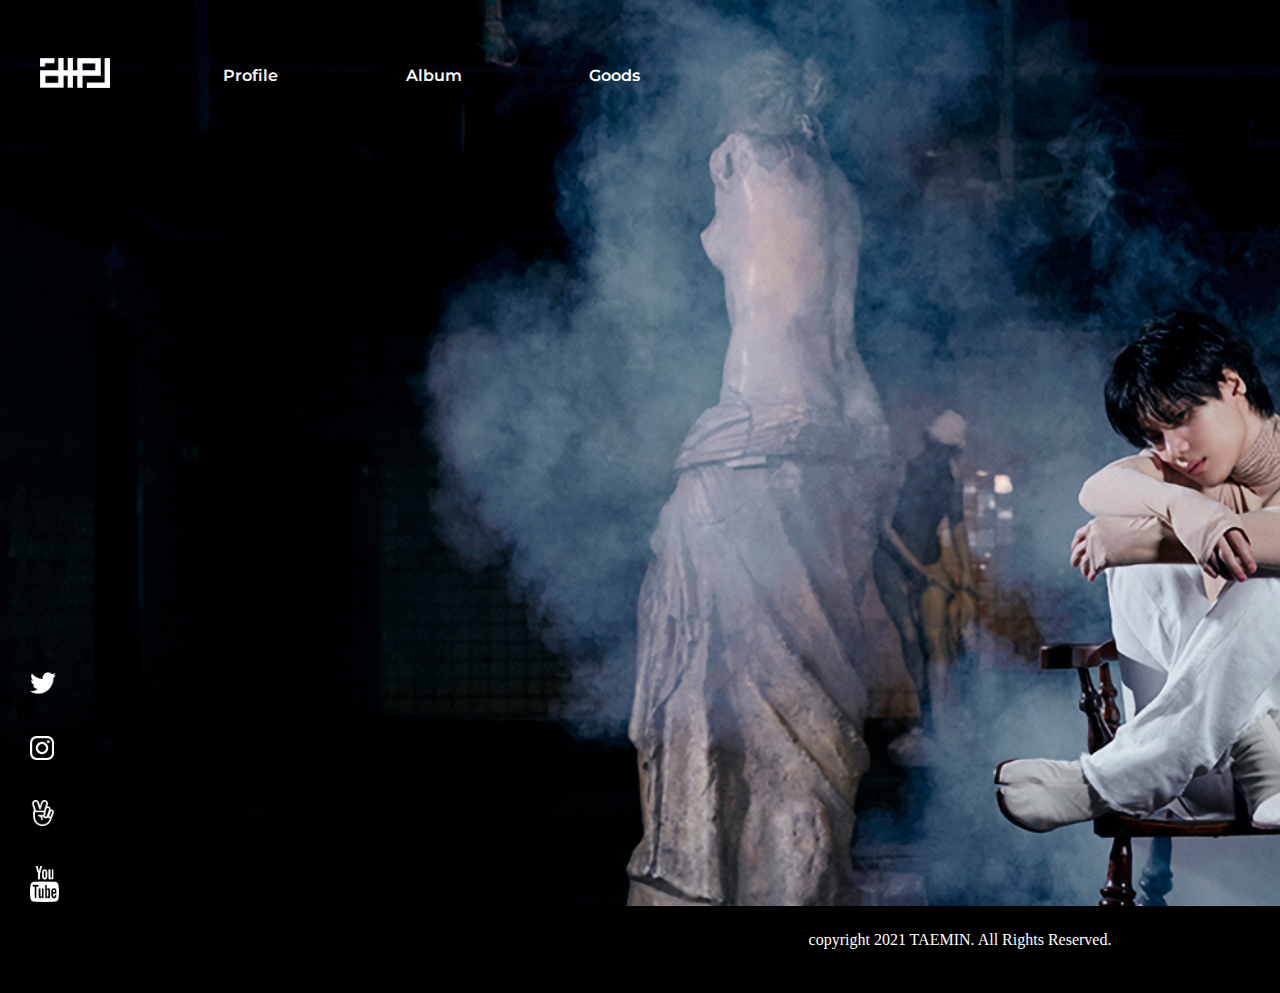
<file: index.html>
<!DOCTYPE html>
<html lang="ko" dir="ltr">
  <head>
    <meta charset="utf-8">
    <title>TAEMIN Site</title>
    <link rel="stylesheet" href="master.css"
    <link rel="preconnect" href="https://fonts.gstatic.com">
    <link href="https://fonts.googleapis.com/css2?family=Montserrat:wght@400;500;600;700&display=swap" rel="stylesheet">
  </head>
  <body background="img/00.png">
    <header>
      <nav>
        <ul>
          <li class="top_padding"><a href="index.html"><img src="img/00_01.png" alt="Taemin 로고" width="70px" height="30px"></a></li>
          <li class="top_padding"><a href="index2.html">Profile</a></li>
          <li class="top_padding"><a href="index3.html">Album</a></li>
          <li class="top_padding"><a href="index4.html">Goods</a></li>
        </ul>
      </nav>
    </header>
    <section>
      <div class="site">
        <a href="https://twitter.com/SHINee?ref_src=twsrc%5Egoogle%7Ctwcamp%5Eserp%7Ctwgr%5Eauthor" target="_blank">
        <img src="img/twitter.png" alt="" width="26px" height="26"></a><br><br><br>
        <!--샤이니 트위터-->
        <a href="https://www.instagram.com/lm_____ltm/" target="_blank">
        <img src="img/instagram.png" alt="" width="24px" height="24"></a><br><br><br>
        <!--태민 인스타-->
        <a href="https://www.vlive.tv/channels/96DD0B/SHINee" target="_blank">
        <img src="img/vlive.png" alt="" width="26px" height="26"></a><br><br><br>
        <!--샤이니 브이라이브-->
        <a href="https://www.youtube.com/user/shinee" target="_blank">
        <img src="img/youtube.png" alt="" width="29px" height="36"></a>
        <!--샤이니 유튜브-->
      </div>
    </section>
    <footer>
      <div class="footer_text">
        copyright 2021 TAEMIN. All Rights Reserved.
      </div>
    </footer>
  </body>
</html>
</file>
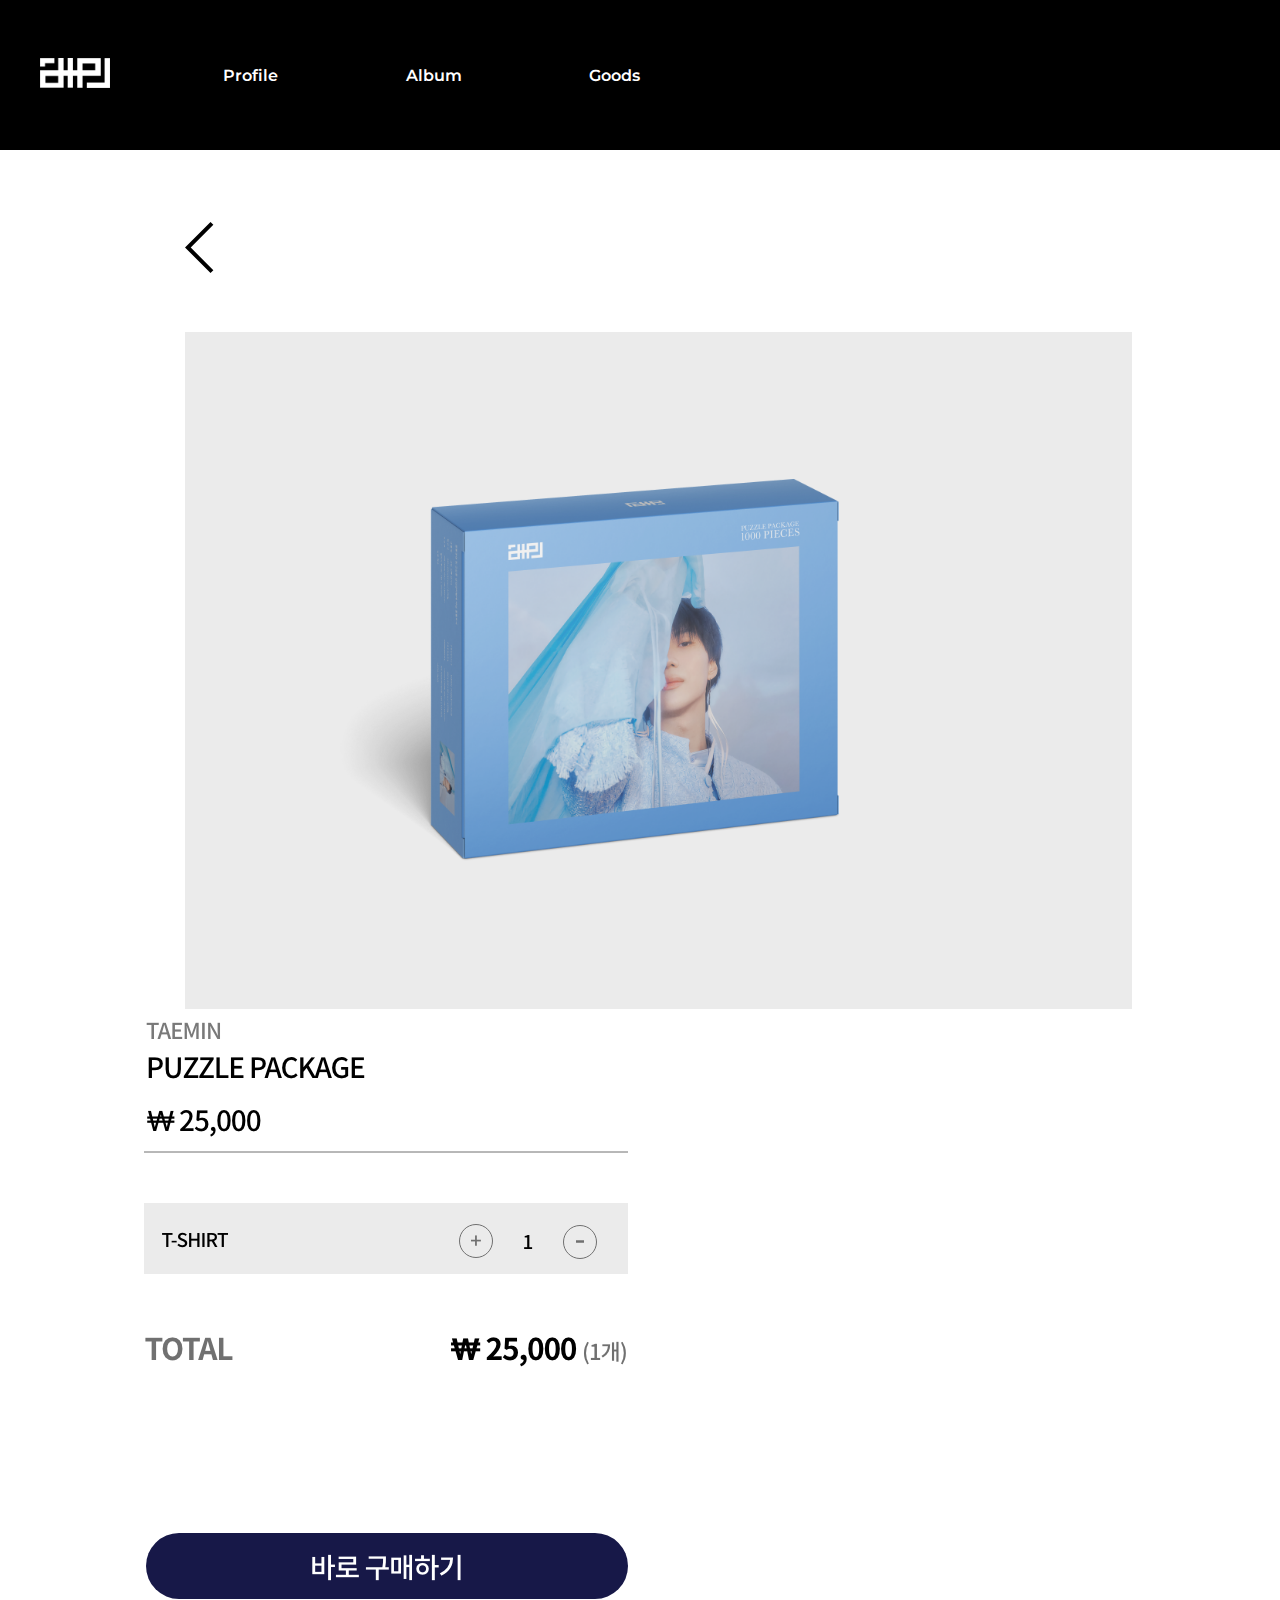
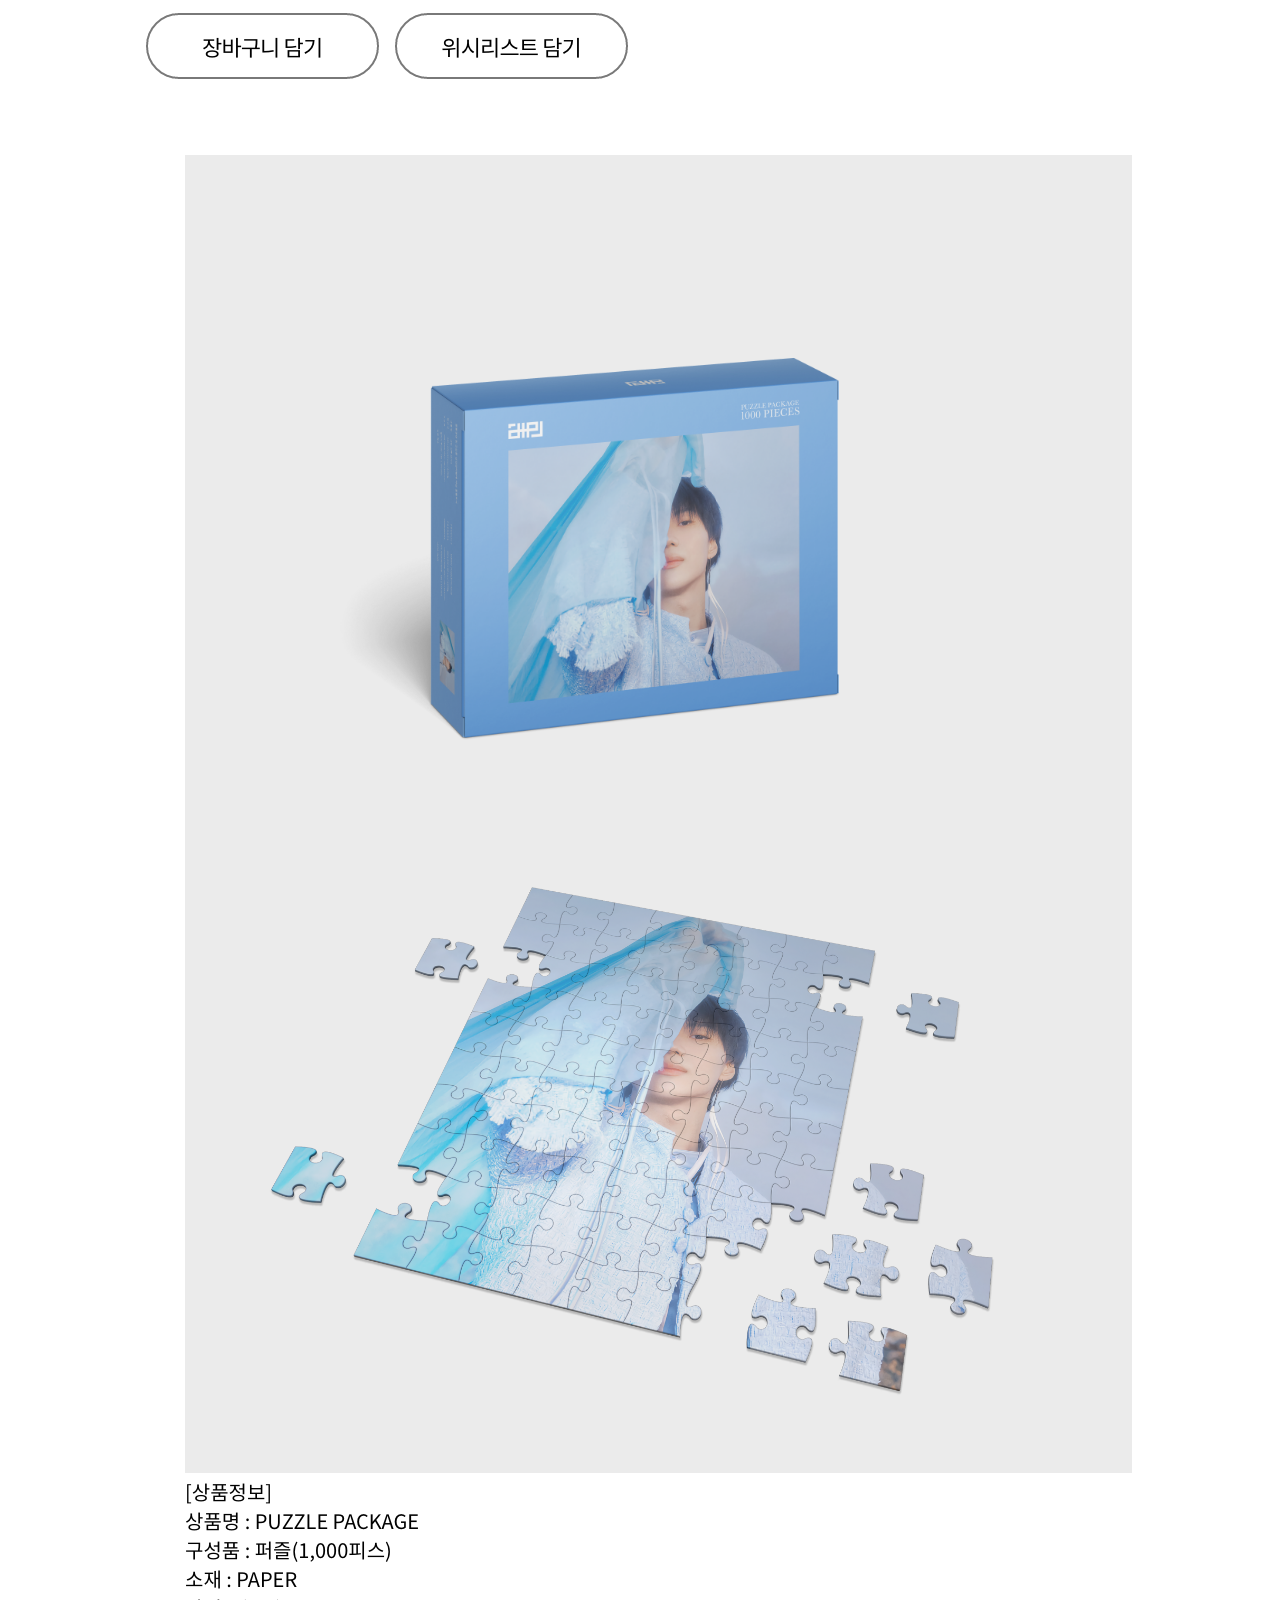
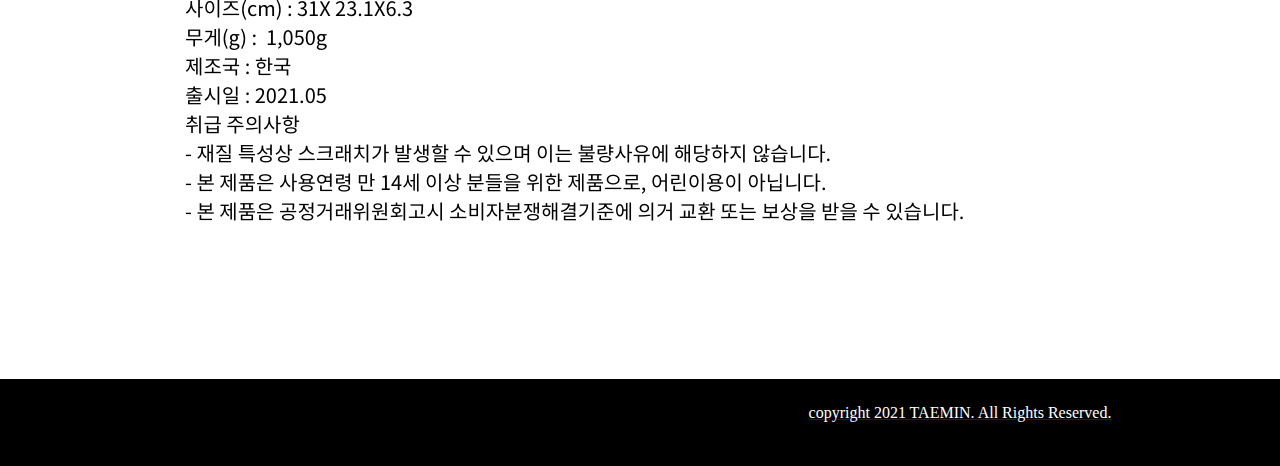
<file: index10.html>
<!DOCTYPE html>
<html lang="ko" dir="ltr">
  <head>
    <meta charset="utf-8">
    <title>Puzzle</title>
    <link rel="stylesheet" href="master2.css"
    <link rel="preconnect" href="https://fonts.gstatic.com">
    <link href="https://fonts.googleapis.com/css2?family=Montserrat:wght@400;500;600;700&display=swap" rel="stylesheet">
  </head>
  <body>
    <header>
      <nav>
        <ul>
          <li class="top_padding"><a href="index.html"><img src="img/00_01.png" alt="Taemin 로고" width="70px" height="30px"></a></li>
          <li class="top_padding"><a href="index2.html">Profile</a></li>
          <li class="top_padding"><a href="index3.html">Album</a></li>
          <li class="top_padding"><a href="index4.html">Goods</a></li>
        </ul>
      </nav>
    </header>
    <section>
      <br><br><br><br>
      <a href="index4.html"><img src="img/05_.png" style="margin-left:185px;"><br><br><br><br>
      <div class="goods_img">
        <img src="img/10_01.png" style="margin-left:185px;">
        <img src="img/10_02.png" style="margin-left:144px;">
      <br><br><br><br><br>
        <img src="img/10_03.png" style="margin-left:185px;"><br>
        <img src="img/10_04.png" style="margin-left:185px; margin-bottom: 150px;">
      </section>
      <footer>
        <div class="footer_text">
          copyright 2021 TAEMIN. All Rights Reserved.
        </div>
      </footer>

  </body>
</html>
</file>
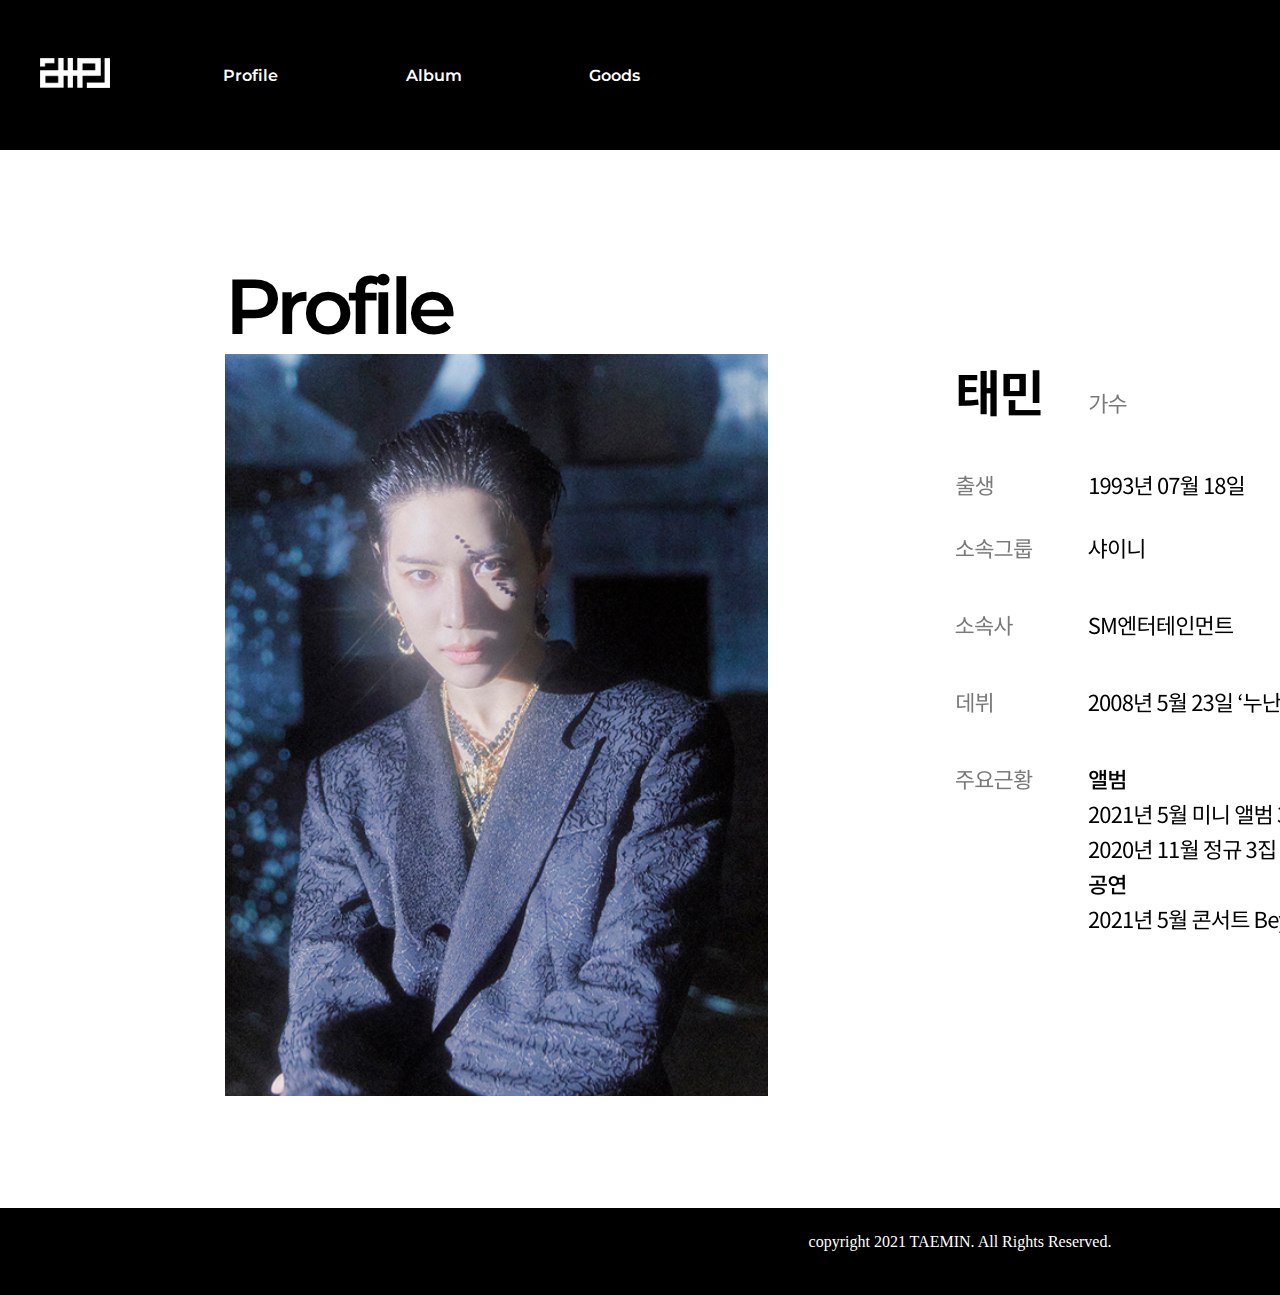
<file: index2.html>
<!DOCTYPE html>
<html lang="ko" dir="ltr">
  <head>
    <meta charset="utf-8">
    <title>TAEMIN_Profile</title>
    <link rel="stylesheet" href="master2.css"
    <link rel="preconnect" href="https://fonts.gstatic.com">
    <link href="https://fonts.googleapis.com/css2?family=Montserrat:wght@400;500;600;700&display=swap"  rel="stylesheet">
  </head>
  <body>
    <header>
      <nav>
        <ul>
          <li class="top_padding"><a href="index.html"><img src="img/00_01.png" alt="Taemin 로고" width="70px" height="30px"></a></li>
          <li class="top_padding"><a href="index2.html">Profile</a></li>
          <li class="top_padding"><a href="index3.html">Album</a></li>
          <li class="top_padding"><a href="index4.html">Goods</a></li>
        </ul>
      </nav>
    </header>
    <section>
      <br><br><br><br><br><br>
      <ul>
        <li class="text">Profile</li>
        <div class="profile">
        <div class="profile_img"><img src="img/02_01.png" alt="">
        </div>
      </ul>
      <br><br><br><br><br><br>
      <!--프로필사진-->
    </section>
    <footer>
      <div class="footer_text">
        copyright 2021 TAEMIN. All Rights Reserved.
      </div>
    </footer>
  </body>
</html>
</file>
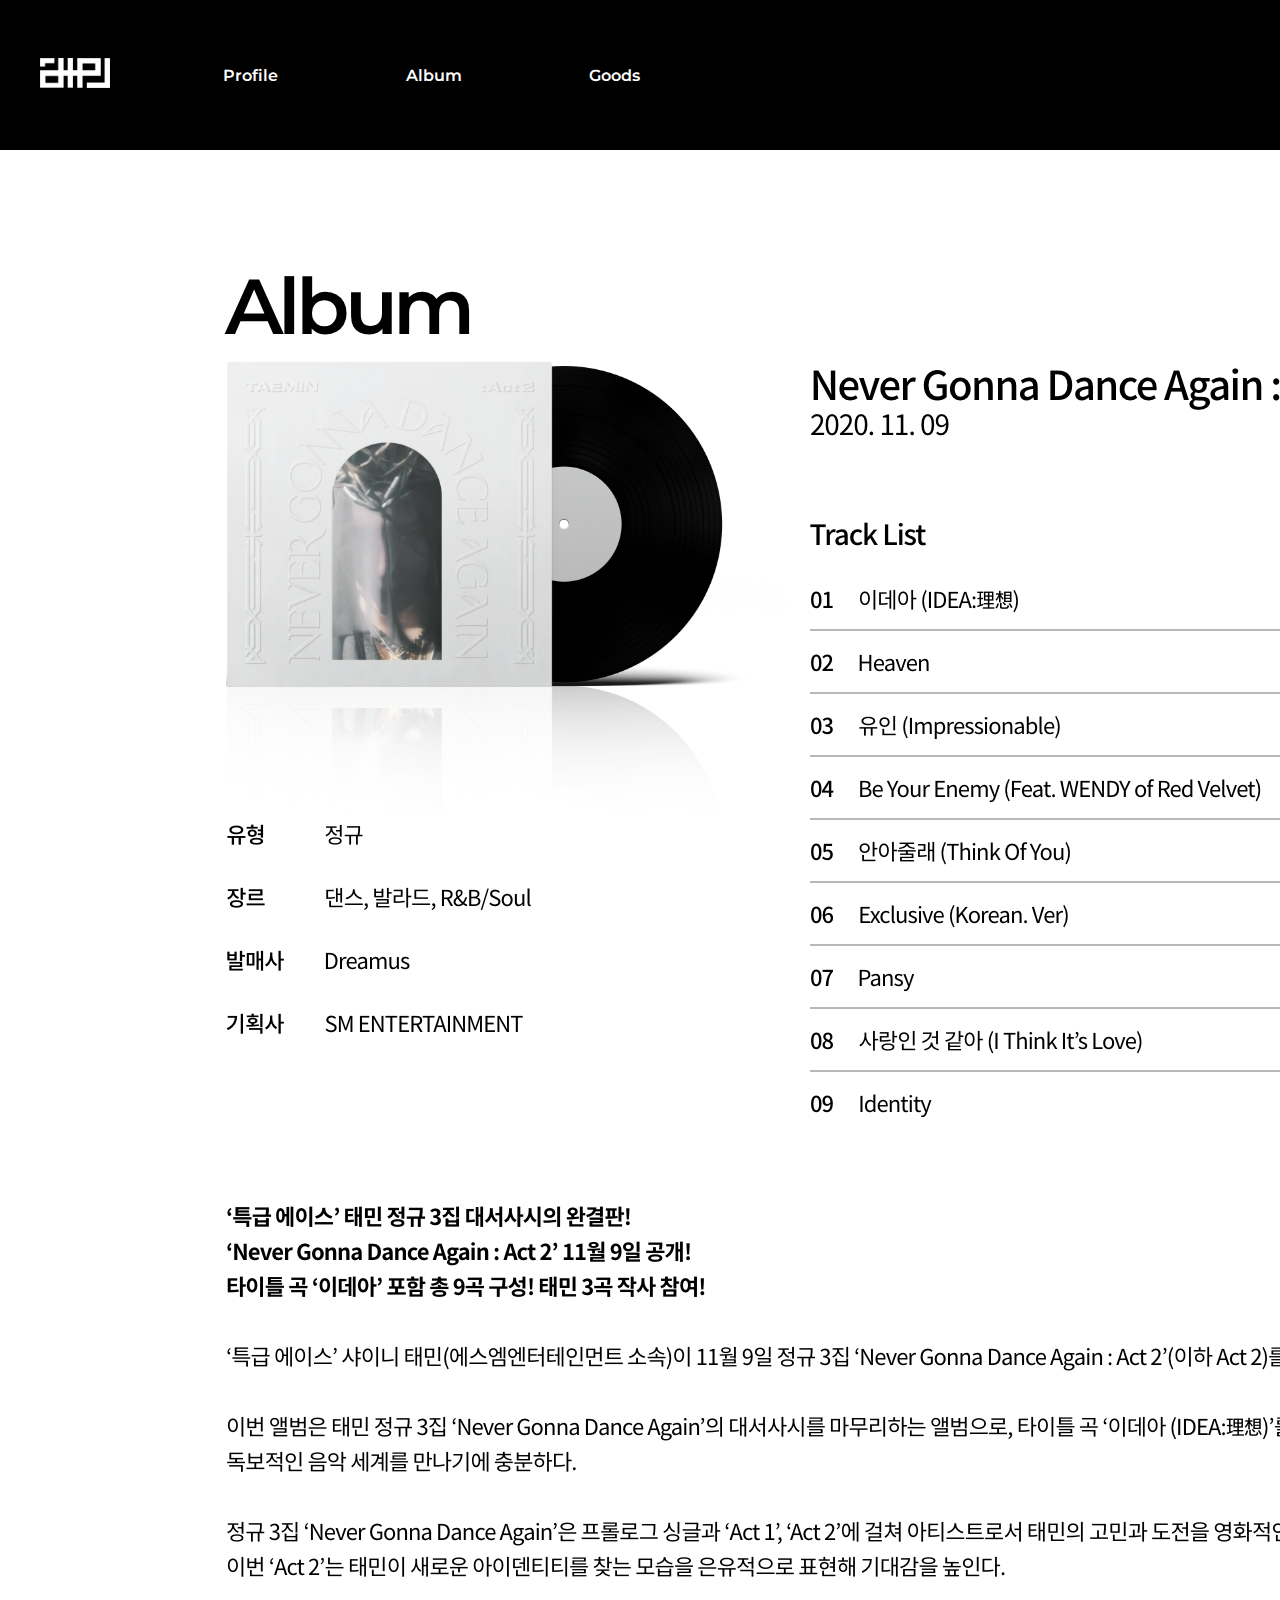
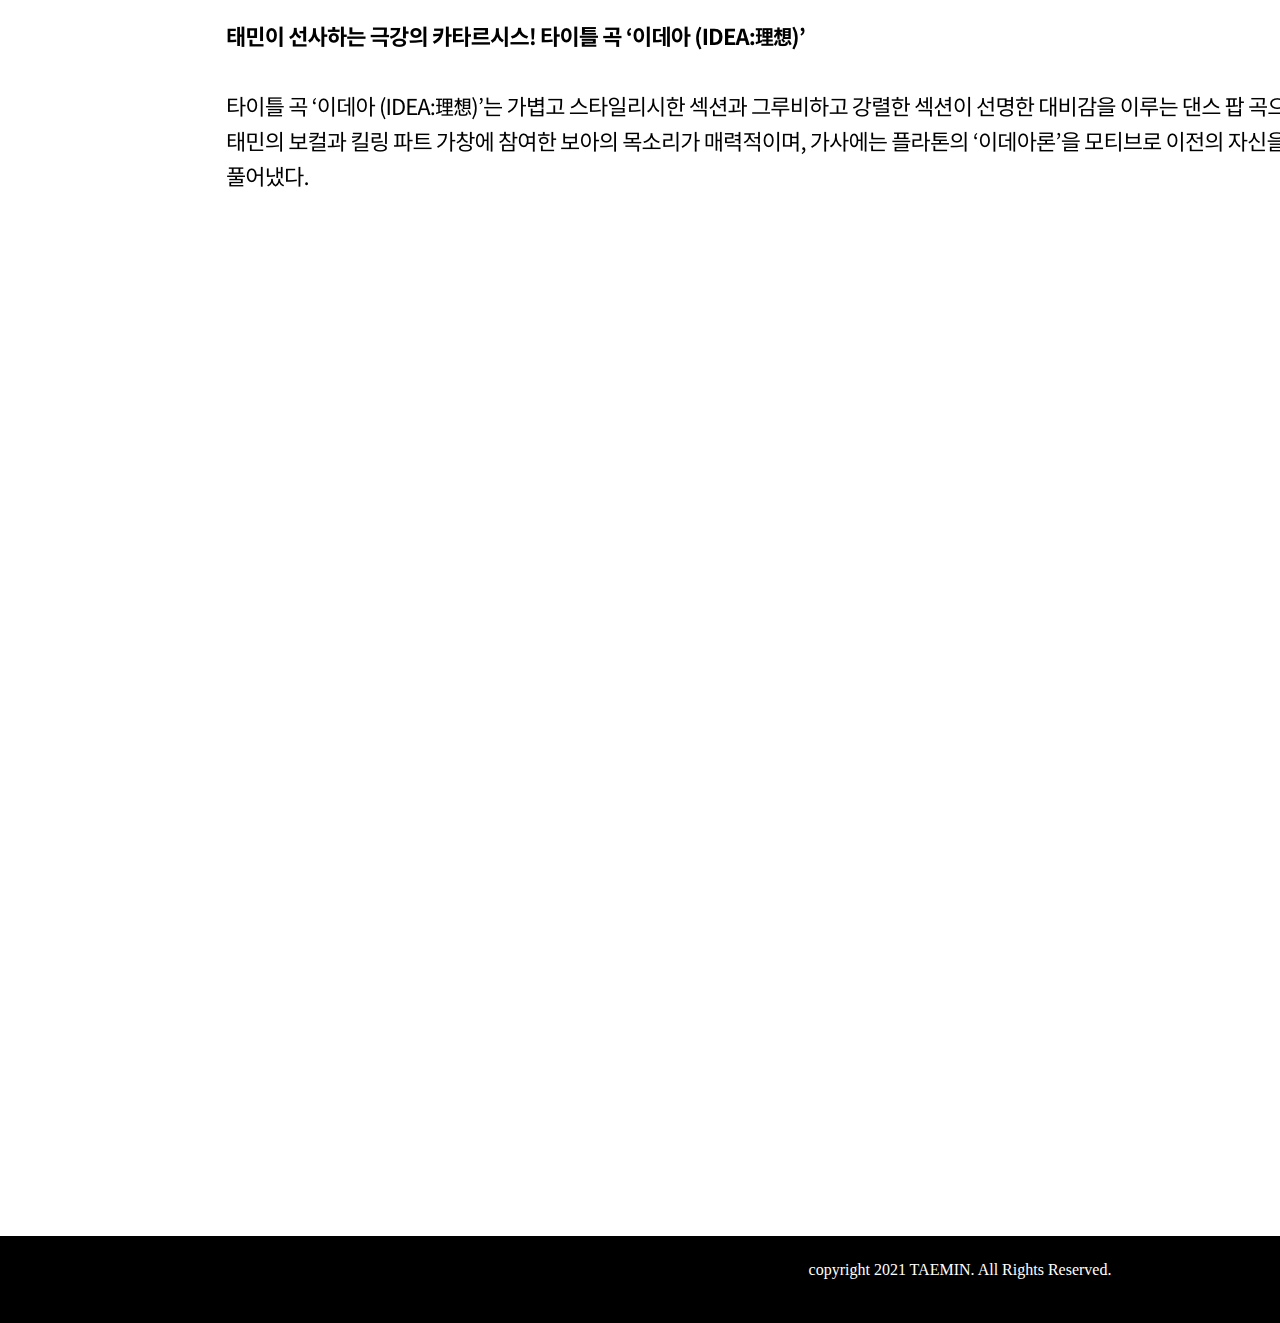
<file: index3.html>
<!DOCTYPE html>
<html lang="ko" dir="ltr">
  <head>
    <meta charset="utf-8">
    <title>TAEMIN_Album</title>
    <link rel="stylesheet" href="master2.css"
    <link rel="preconnect" href="https://fonts.gstatic.com">
    <link href="https://fonts.googleapis.com/css2?family=Montserrat:wght@400;500;600;700&display=swap" rel="stylesheet">
  </head>
  <body>
    <header>
      <nav>
        <ul>
          <li class="top_padding"><a href="index.html"><img src="img/00_01.png" alt="Taemin 로고" width="70px" height="30px"></a></li>
          <li class="top_padding"><a href="index2.html">Profile</a></li>
          <li class="top_padding"><a href="index3.html">Album</a></li>
          <li class="top_padding"><a href="index4.html">Goods</a></li>
        </ul>
      </nav>
    </header>
    <section>
      <br><br><br><br><br><br>
      <ul>
        <li class="top_padding">Album</li>
        <div class="album">
        <div class="album_img"><img src="img/03_01.png"  style="margin-left:185px; "alt="">
        </div>
      </ul>
      <br><br><br><br><br><br>
      <!--앨범소개-->
         <iframe width="1460" height="820" src="https://www.youtube.com/embed/KUvOQlkLNhE?autoplay=1&mute=1"
         title="YouTube video player" frameborder="0" allow="accelerometer; autoplay;
         clipboard-write; encrypted-media; gyroscope; picture-in-picture" allowfullscreen
         style="margin-left: 230px;"></iframe>
      <!--유튜브재생-->
      <br><br><br><br><br><br><br>
    </section>
    <footer>
      <div class="footer_text">
        copyright 2021 TAEMIN. All Rights Reserved.
      </div>
    </footer>
  </body>
</html>
</file>
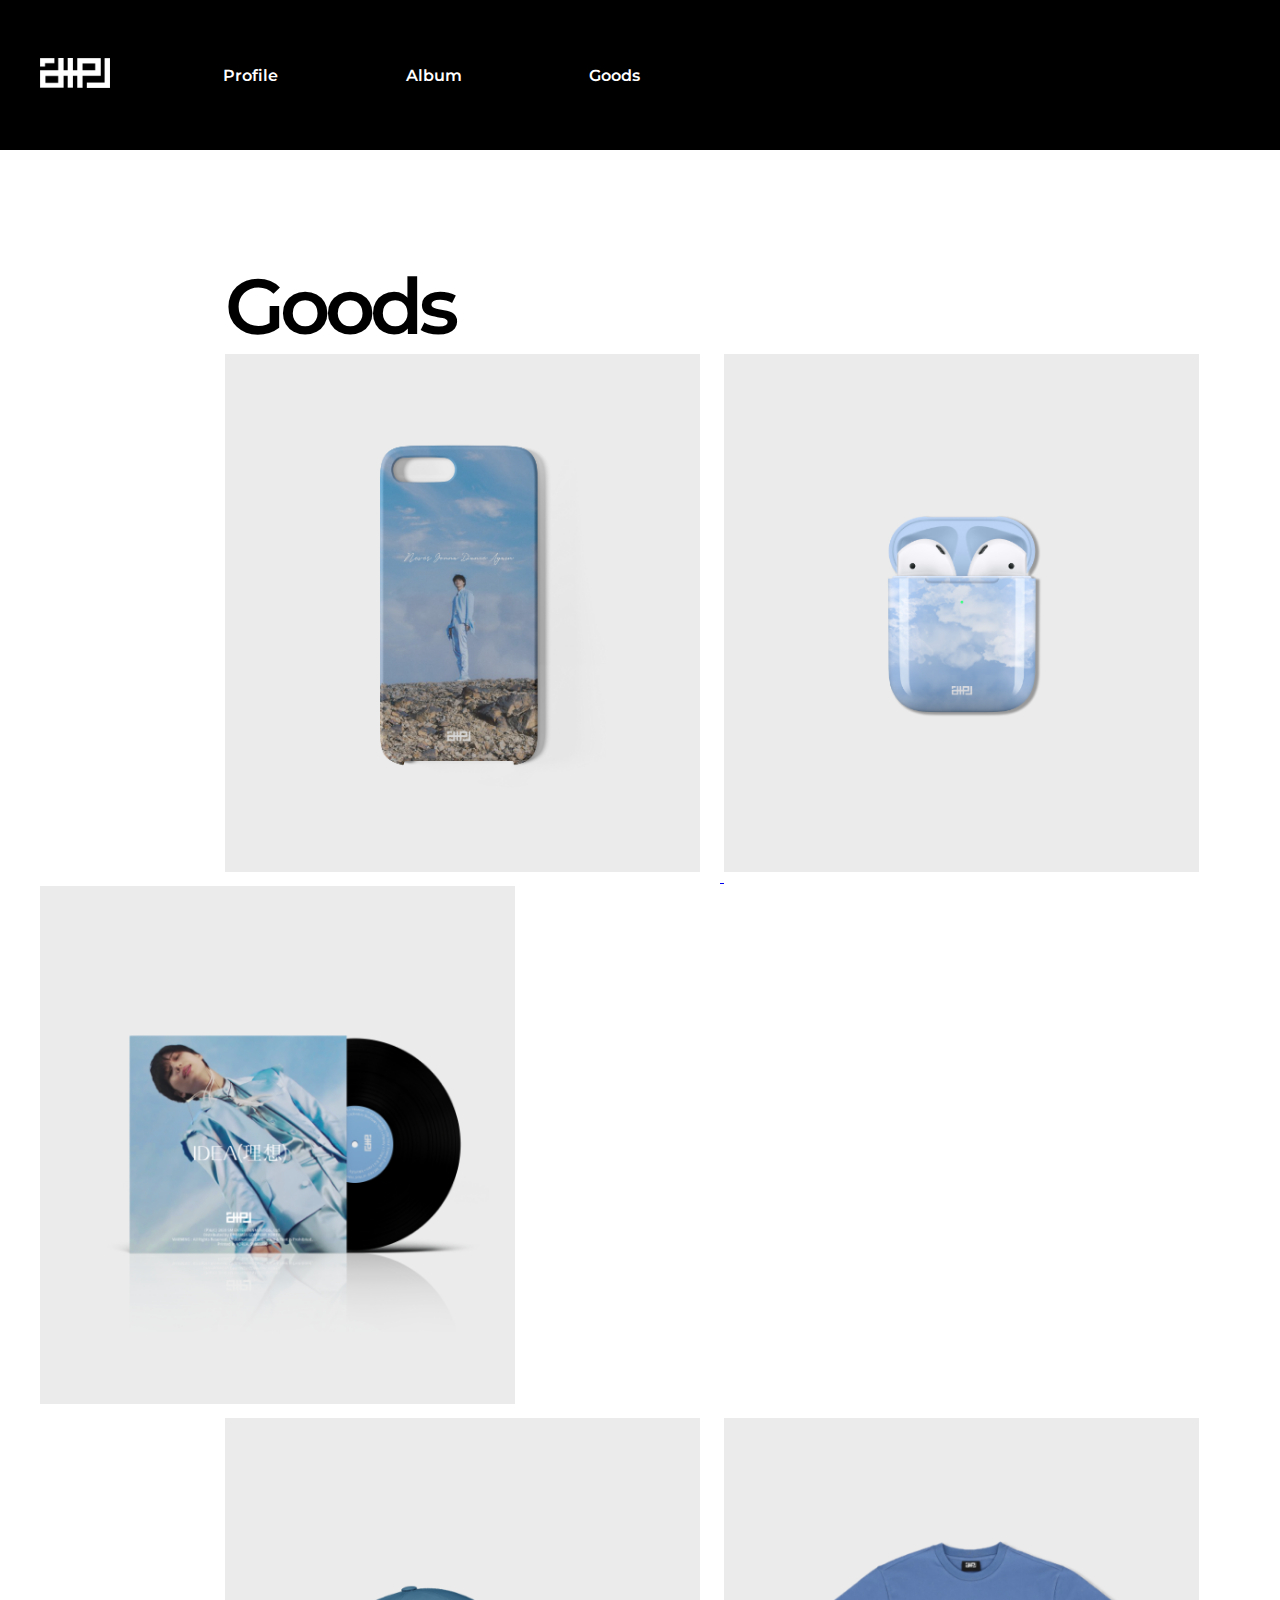
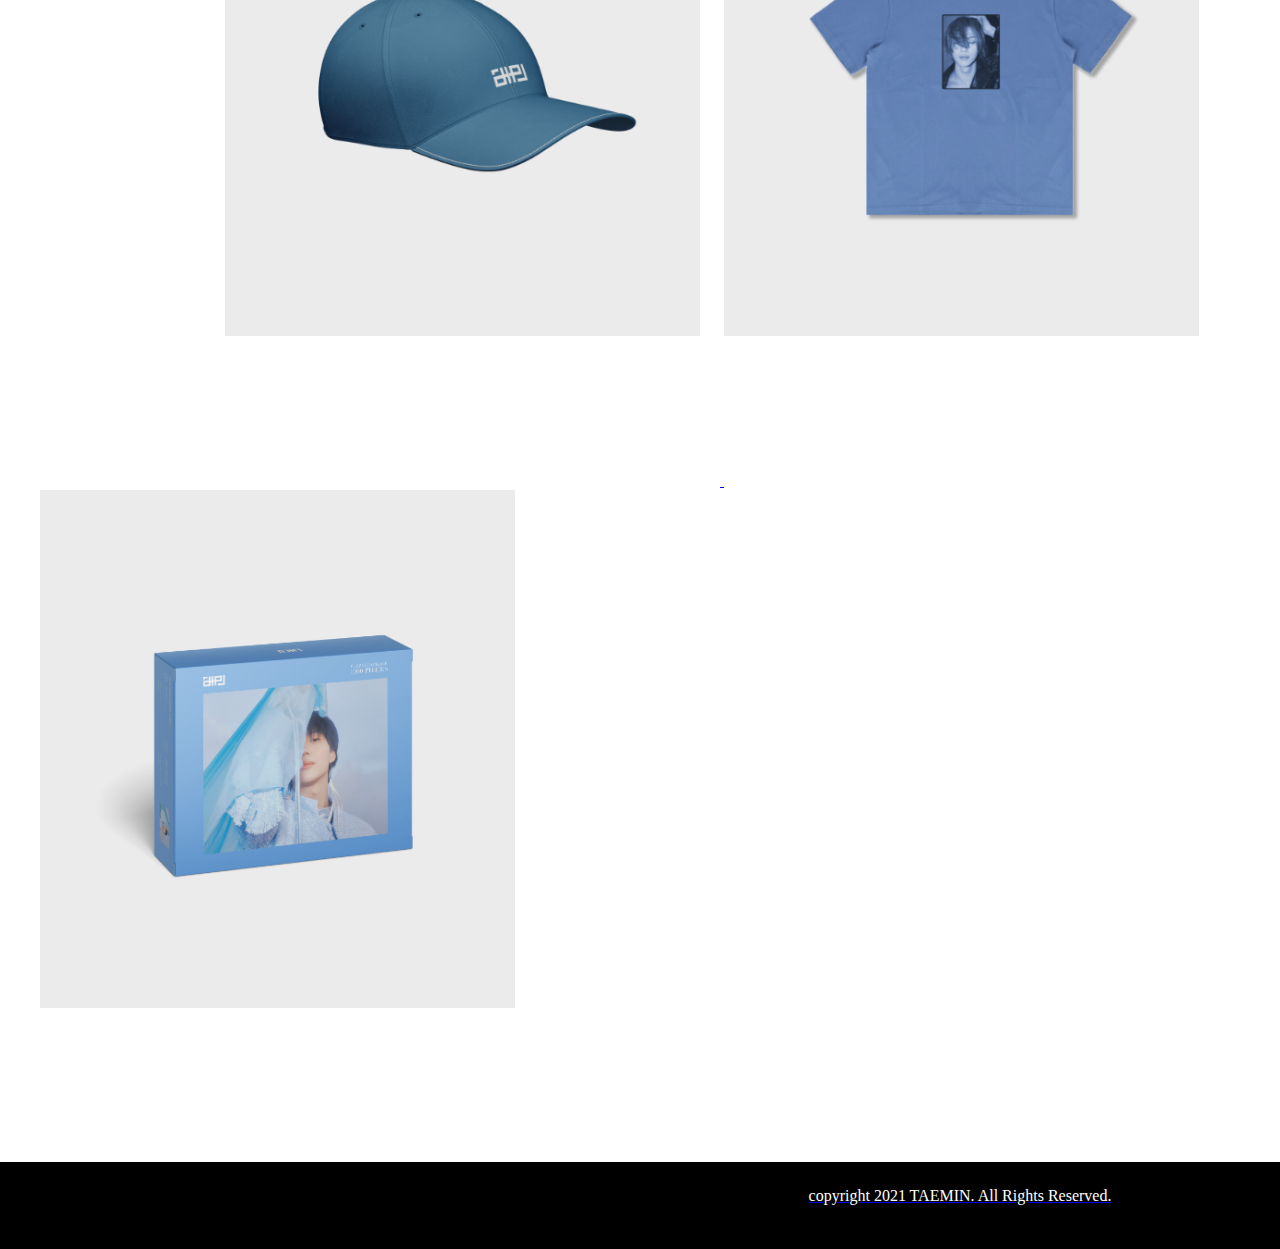
<file: index4.html>
<!DOCTYPE html>
<html lang="ko" dir="ltr">
  <head>
    <meta charset="utf-8">
    <title>TAEMIN_Goods</title>
    <link rel="stylesheet" href="master2.css"
    <link rel="preconnect" href="https://fonts.gstatic.com">
    <link href="https://fonts.googleapis.com/css2?family=Montserrat:wght@400;500;600;700&display=swap" rel="stylesheet">
  </head>
  <body>
    <header>
      <nav>
        <ul>
          <li class="top_padding"><a href="index.html"><img src="img/00_01.png" alt="Taemin 로고" width="70px" height="30px"></a></li>
          <li class="top_padding"><a href="index2.html">Profile</a></li>
          <li class="top_padding"><a href="index3.html">Album</a></li>
          <li class="top_padding"><a href="index4.html">Goods</a></li>
        </ul>
      </nav>
    </header>
    <section>
      <br><br><br><br><br><br>
      <ul>
        <li class="top_padding">Goods</li>
        <div class="goods">
         <a href="index5.html"><img src="img/04_01.png" style="margin-left: 185px;margin-right: 20px; margin-bottom: 10px;
          width:475px; height:518px;" alt="">
         <a href="index6.html"><img src="img/04_02.png" style="margin-right: 20px; margin-bottom: 10px;
          width:475px; height:518px;" alt="">
         <a href="index7.html"><img src="img/04_03.png" style="margin-right: 20px; margin-bottom: 10px;
          width:475px; height:518px;" alt=""><br>
         <!--굿즈 위에 3줄-->
         <a href="index8.html"><img src="img/04_04.png" style="margin-left: 185px;margin-right: 20px; margin-bottom: 150px;
          width:475px; height:518px;" alt="">
         <a href="index9.html"><img src="img/04_05.png" style="margin-right: 20px; margin-bottom: 150px;
          width:475px; height:518px;" alt="">
         <a href="index10.html"><img src="img/04_06.png" style="margin-right: 20px; margin-bottom: 150px;
          width:475px; height:518px;" alt="">
         <!--굿즈 밑에 3줄-->
         </div>
      </ul>
    </section>
    <footer>
      <div class="footer_text">
        copyright 2021 TAEMIN. All Rights Reserved.
      </div>
    </footer>
  </body>
</html>
</file>
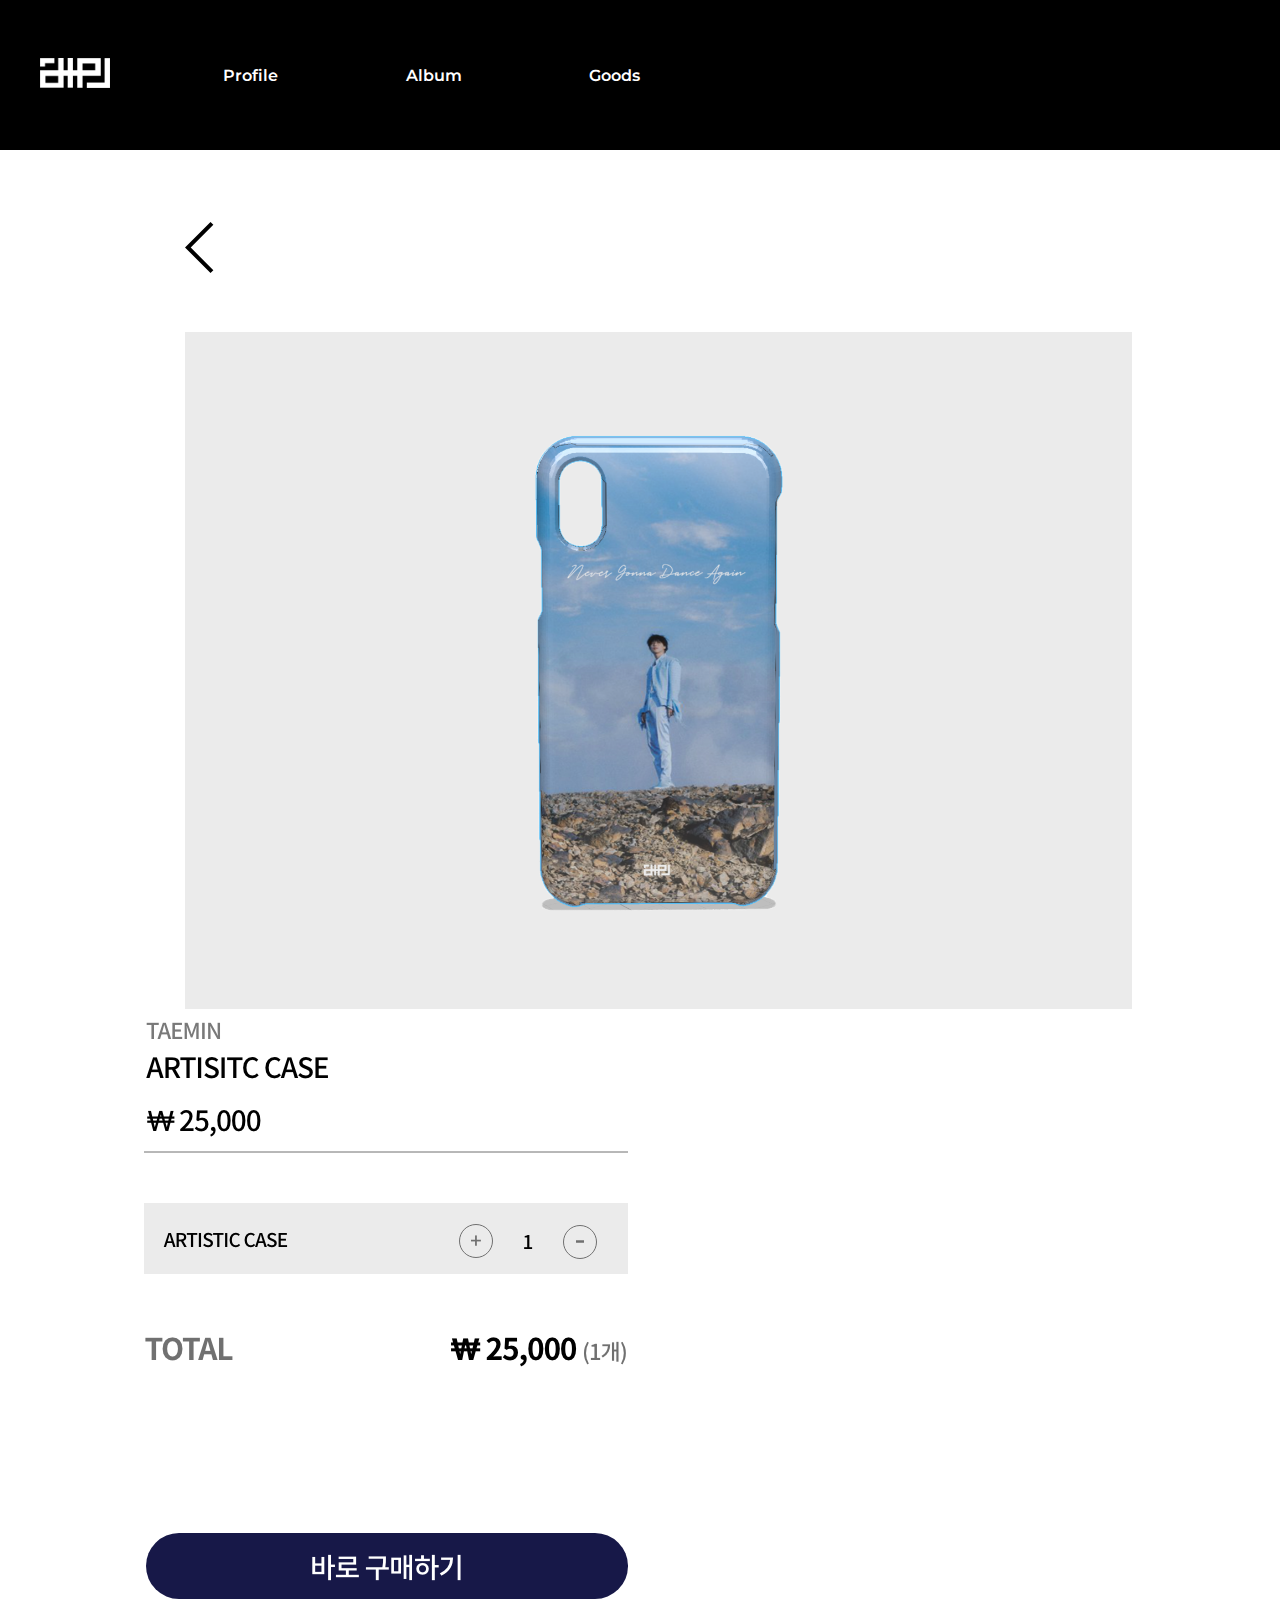
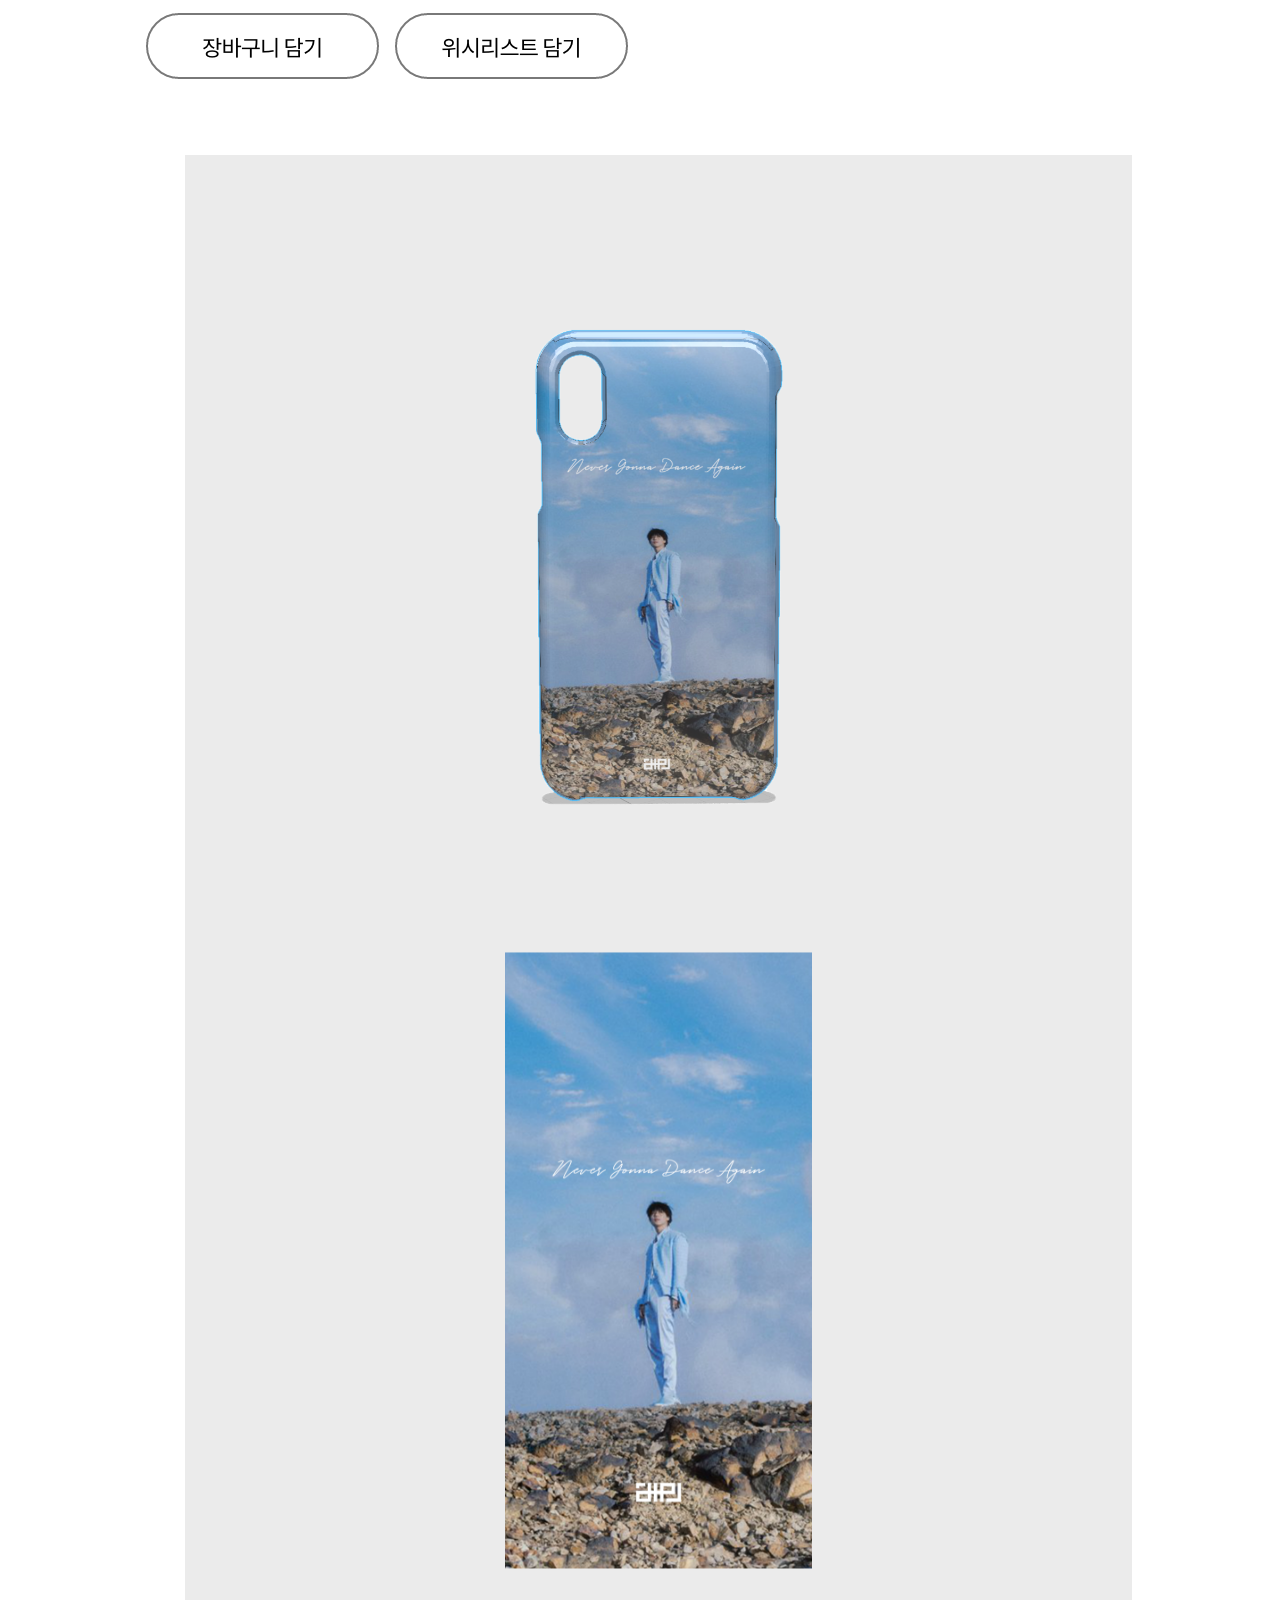
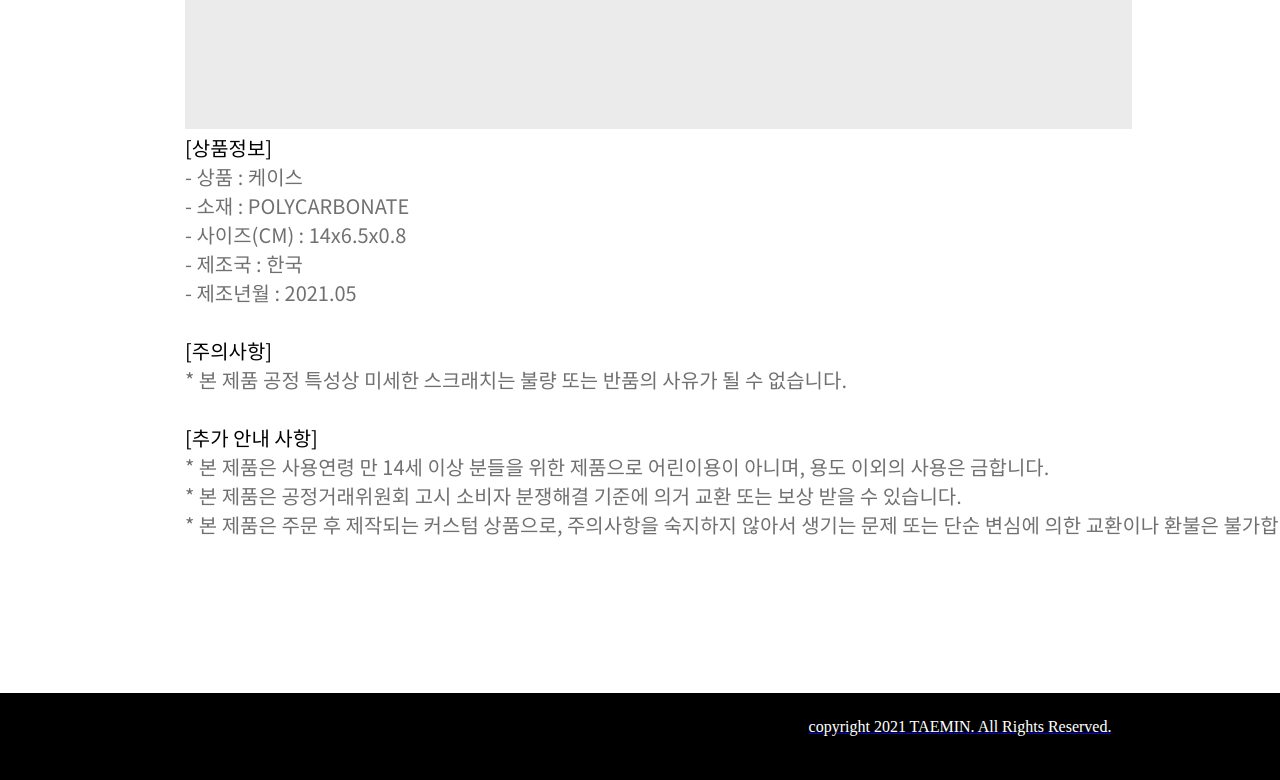
<file: index5.html>
<!DOCTYPE html>
<html lang="ko" dir="ltr">
  <head>
    <meta charset="utf-8">
    <title>Artistic Case</title>
    <link rel="stylesheet" href="master2.css"
    <link rel="preconnect" href="https://fonts.gstatic.com">
    <link href="https://fonts.googleapis.com/css2?family=Montserrat:wght@400;500;600;700&display=swap" rel="stylesheet">
  </head>
  <body>
    <header>
      <nav>
        <ul>
          <li class="top_padding"><a href="index.html"><img src="img/00_01.png" alt="Taemin 로고" width="70px" height="30px"></a></li>
          <li class="top_padding"><a href="index2.html">Profile</a></li>
          <li class="top_padding"><a href="index3.html">Album</a></li>
          <li class="top_padding"><a href="index4.html">Goods</a></li>
        </ul>
      </nav>
    </header>
    <section>
      <br><br><br><br>
      <a href="index4.html"><img src="img/05_.png" style="margin-left:185px;"><br><br><br><br>
      <div class="goods_img">
        <img src="img/05_01.png" style="margin-left:185px;">
        <img src="img/05_02.png" style="margin-left:144px;">
      <br><br><br><br><br>
        <img src="img/05_03.png" style="margin-left:185px;"><br>
        <img src="img/05_04.png" style="margin-left:185px; margin-bottom: 150px;">
      </section>
      <footer>
        <div class="footer_text">
          copyright 2021 TAEMIN. All Rights Reserved.
        </div>
      </footer>
  </body>
</html>
</file>
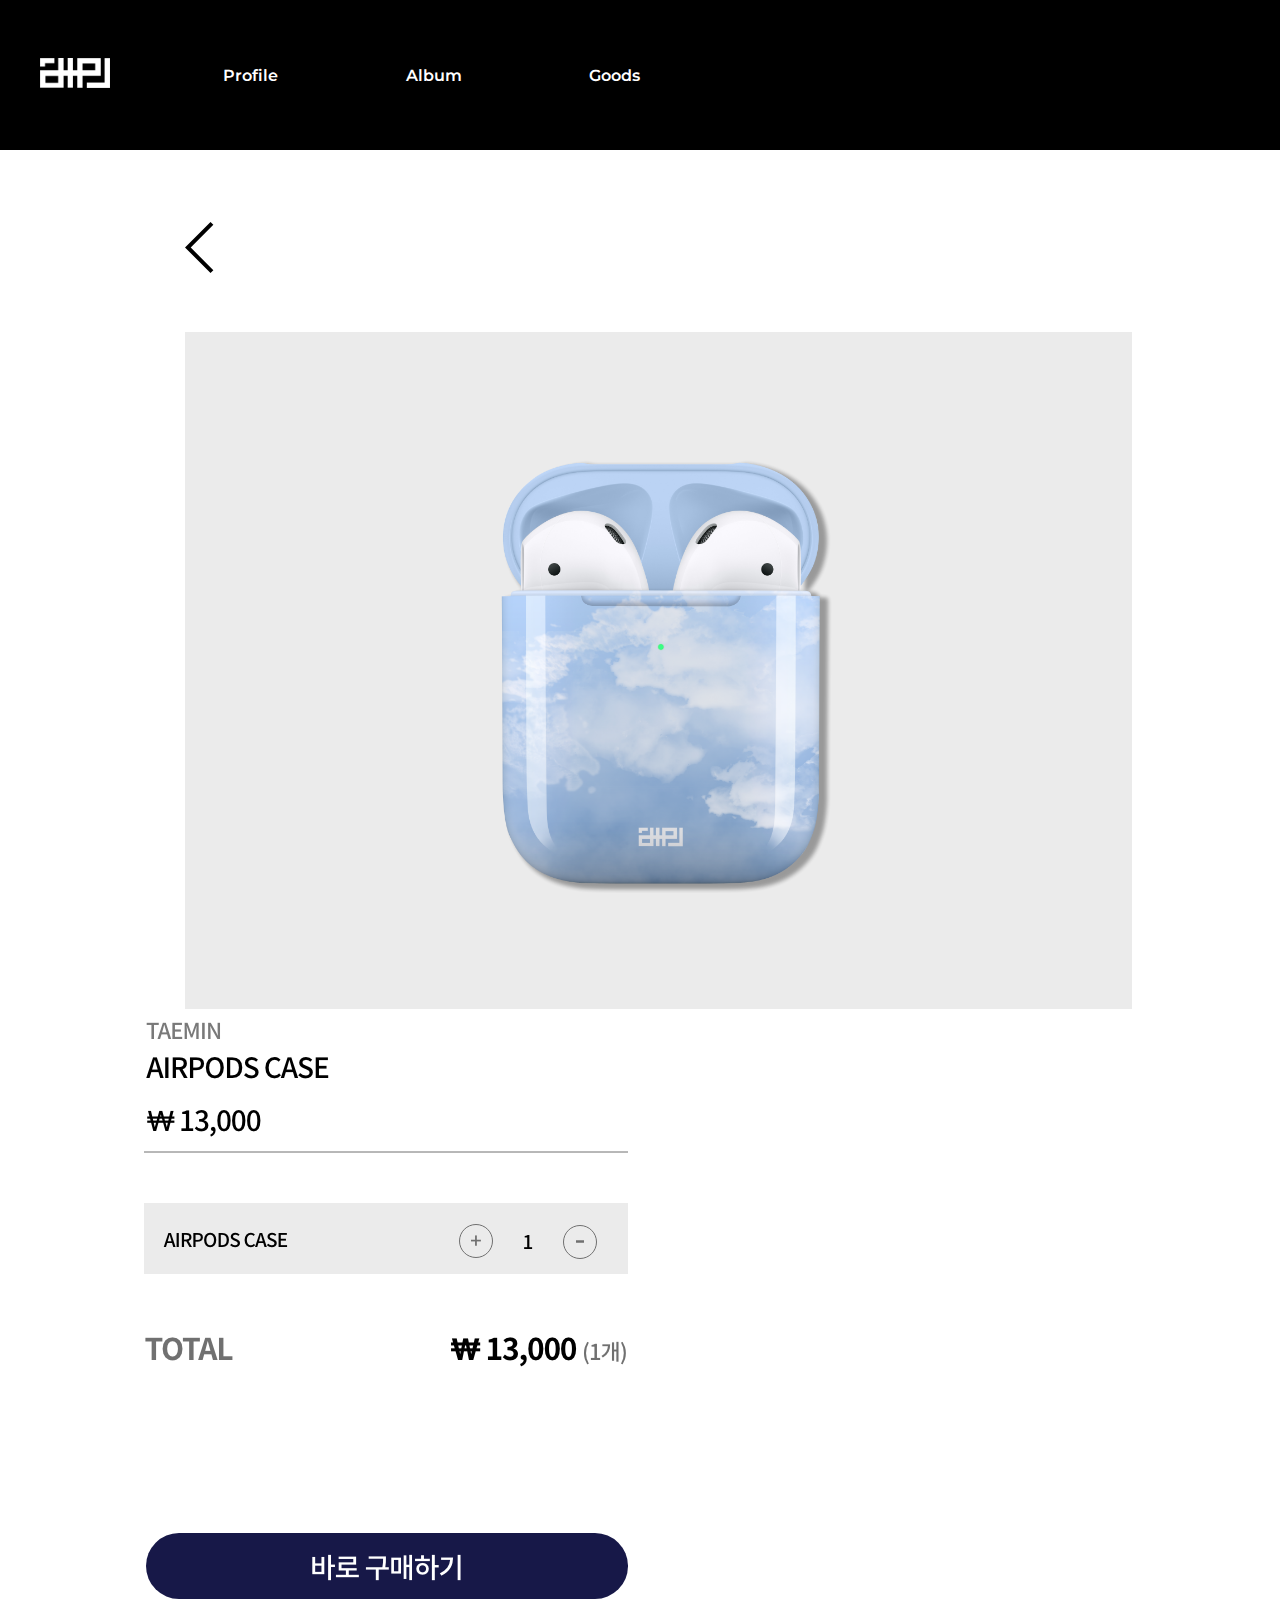
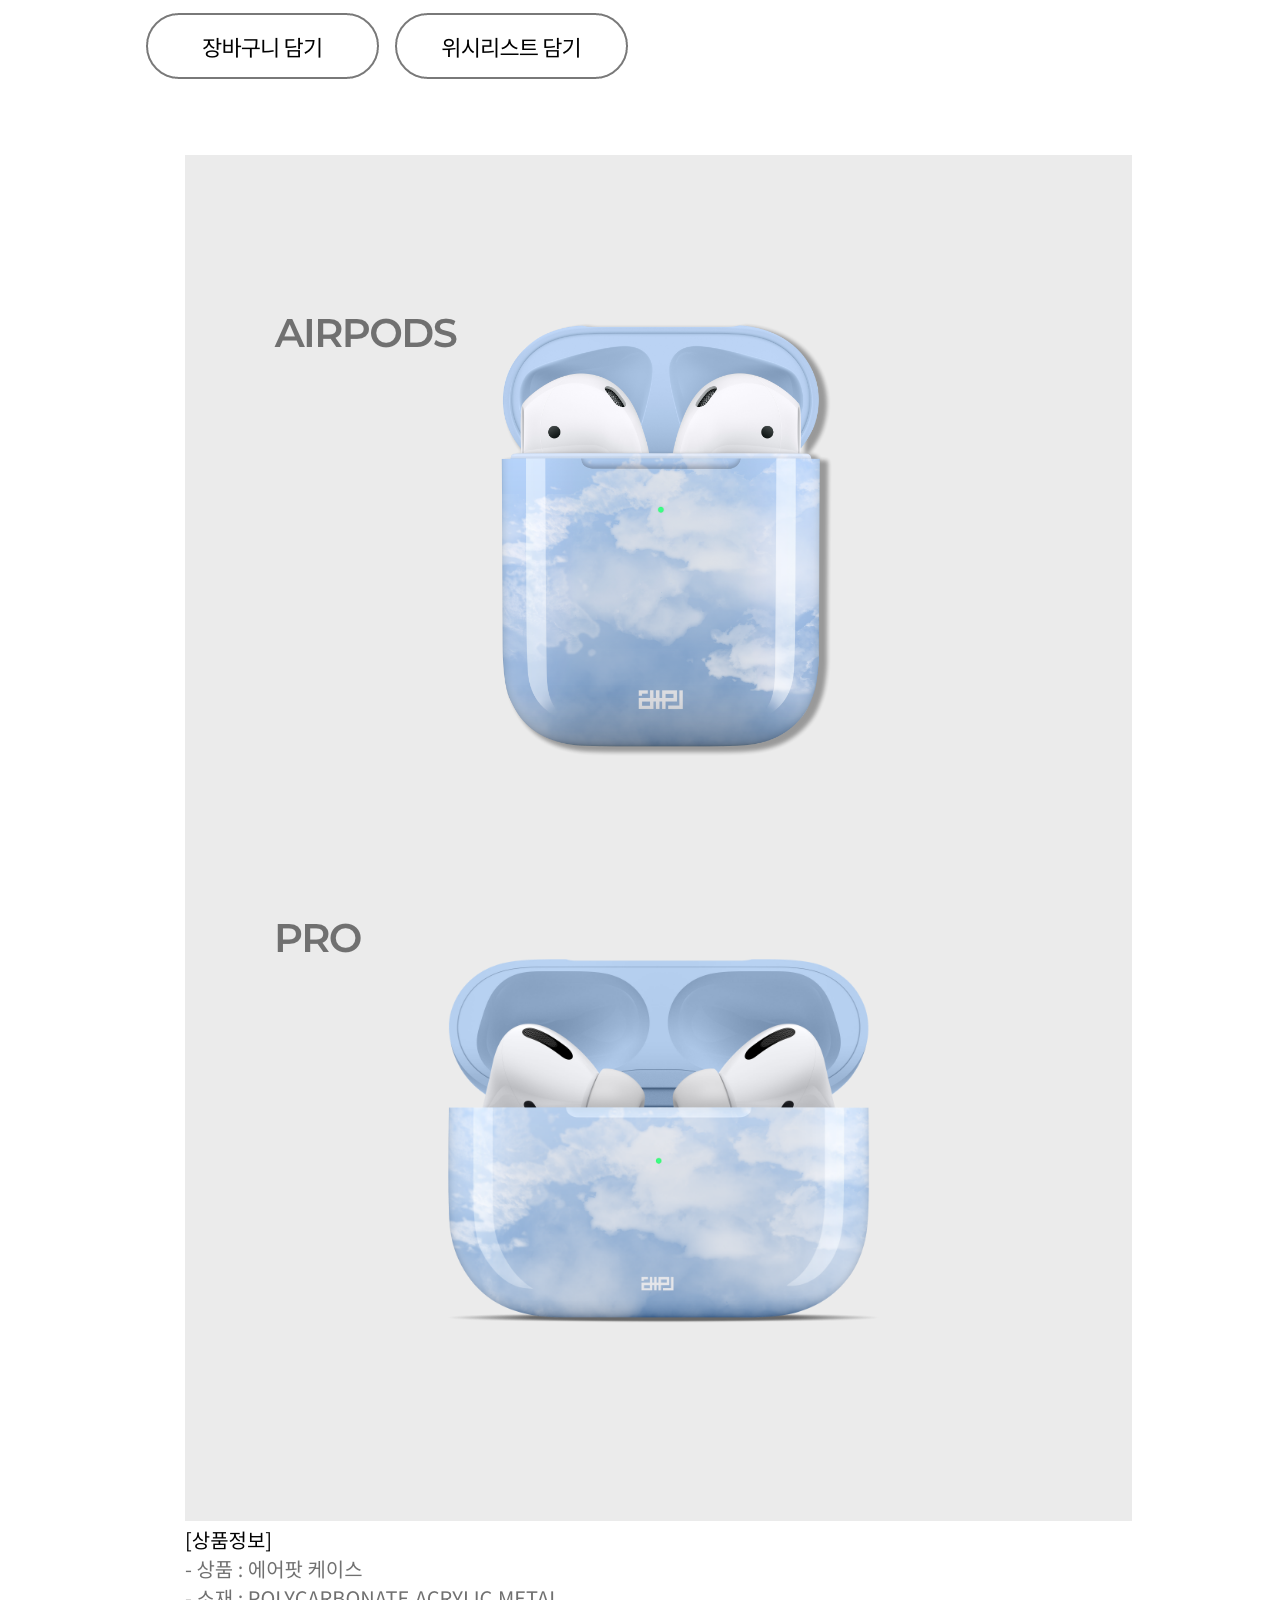
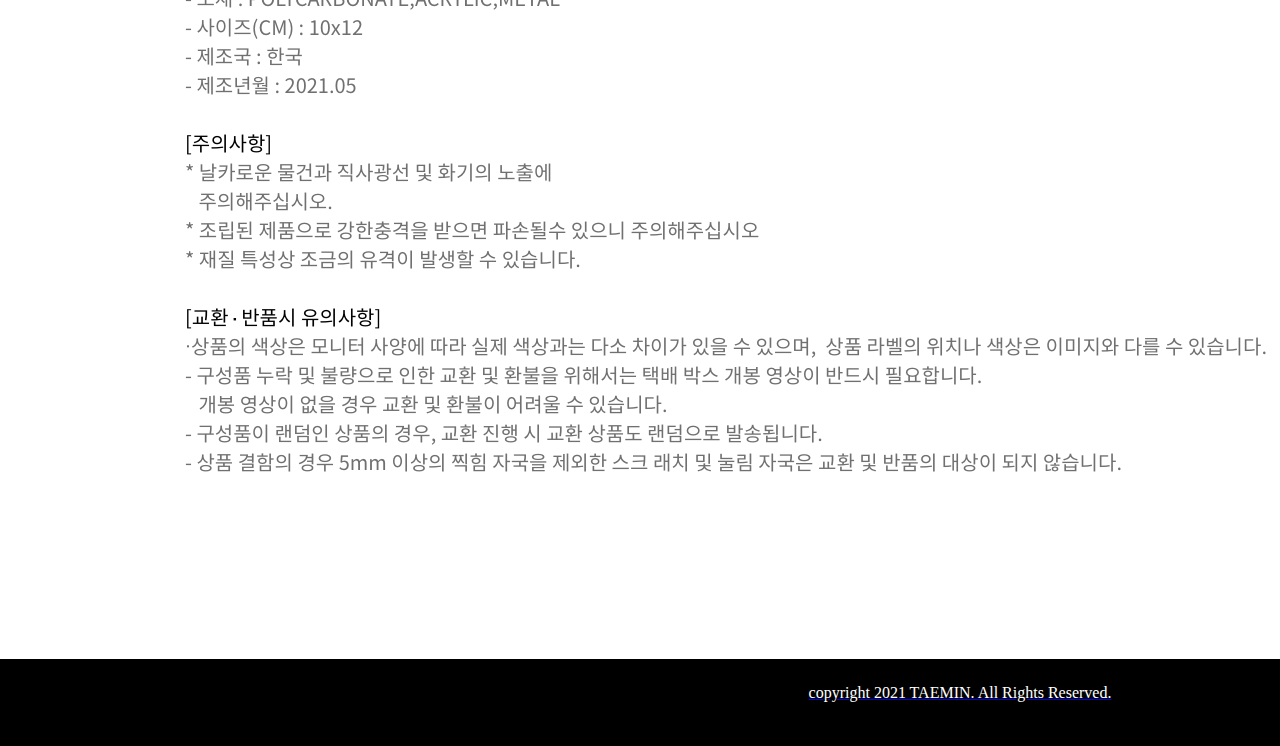
<file: index6.html>
<!DOCTYPE html>
<html lang="ko" dir="ltr">
  <head>
    <meta charset="utf-8">
    <title>AirPods Case</title>
    <link rel="stylesheet" href="master2.css"
    <link rel="preconnect" href="https://fonts.gstatic.com">
    <link href="https://fonts.googleapis.com/css2?family=Montserrat:wght@400;500;600;700&display=swap" rel="stylesheet">
  </head>
  <body>
    <header>
      <nav>
        <ul>
          <li class="top_padding"><a href="index.html"><img src="img/00_01.png" alt="Taemin 로고" width="70px" height="30px"></a></li>
          <li class="top_padding"><a href="index2.html">Profile</a></li>
          <li class="top_padding"><a href="index3.html">Album</a></li>
          <li class="top_padding"><a href="index4.html">Goods</a></li>
        </ul>
      </nav>
    </header>
    <section>
      <br><br><br><br>
      <a href="index4.html"><img src="img/05_.png" style="margin-left:185px;"><br><br><br><br>
      <div class="goods_img">
        <img src="img/06_01.png" style="margin-left:185px;">
        <img src="img/06_02.png" style="margin-left:144px;">
        <br><br><br><br><br>
          <img src="img/06_03.png" style="margin-left:185px;"><br>
          <img src="img/06_04.png" style="margin-left:185px; margin-bottom: 150px;">
        </section>
        <footer>
          <div class="footer_text">
            copyright 2021 TAEMIN. All Rights Reserved.
          </div>
        </footer>
  </body>
</html>
</file>
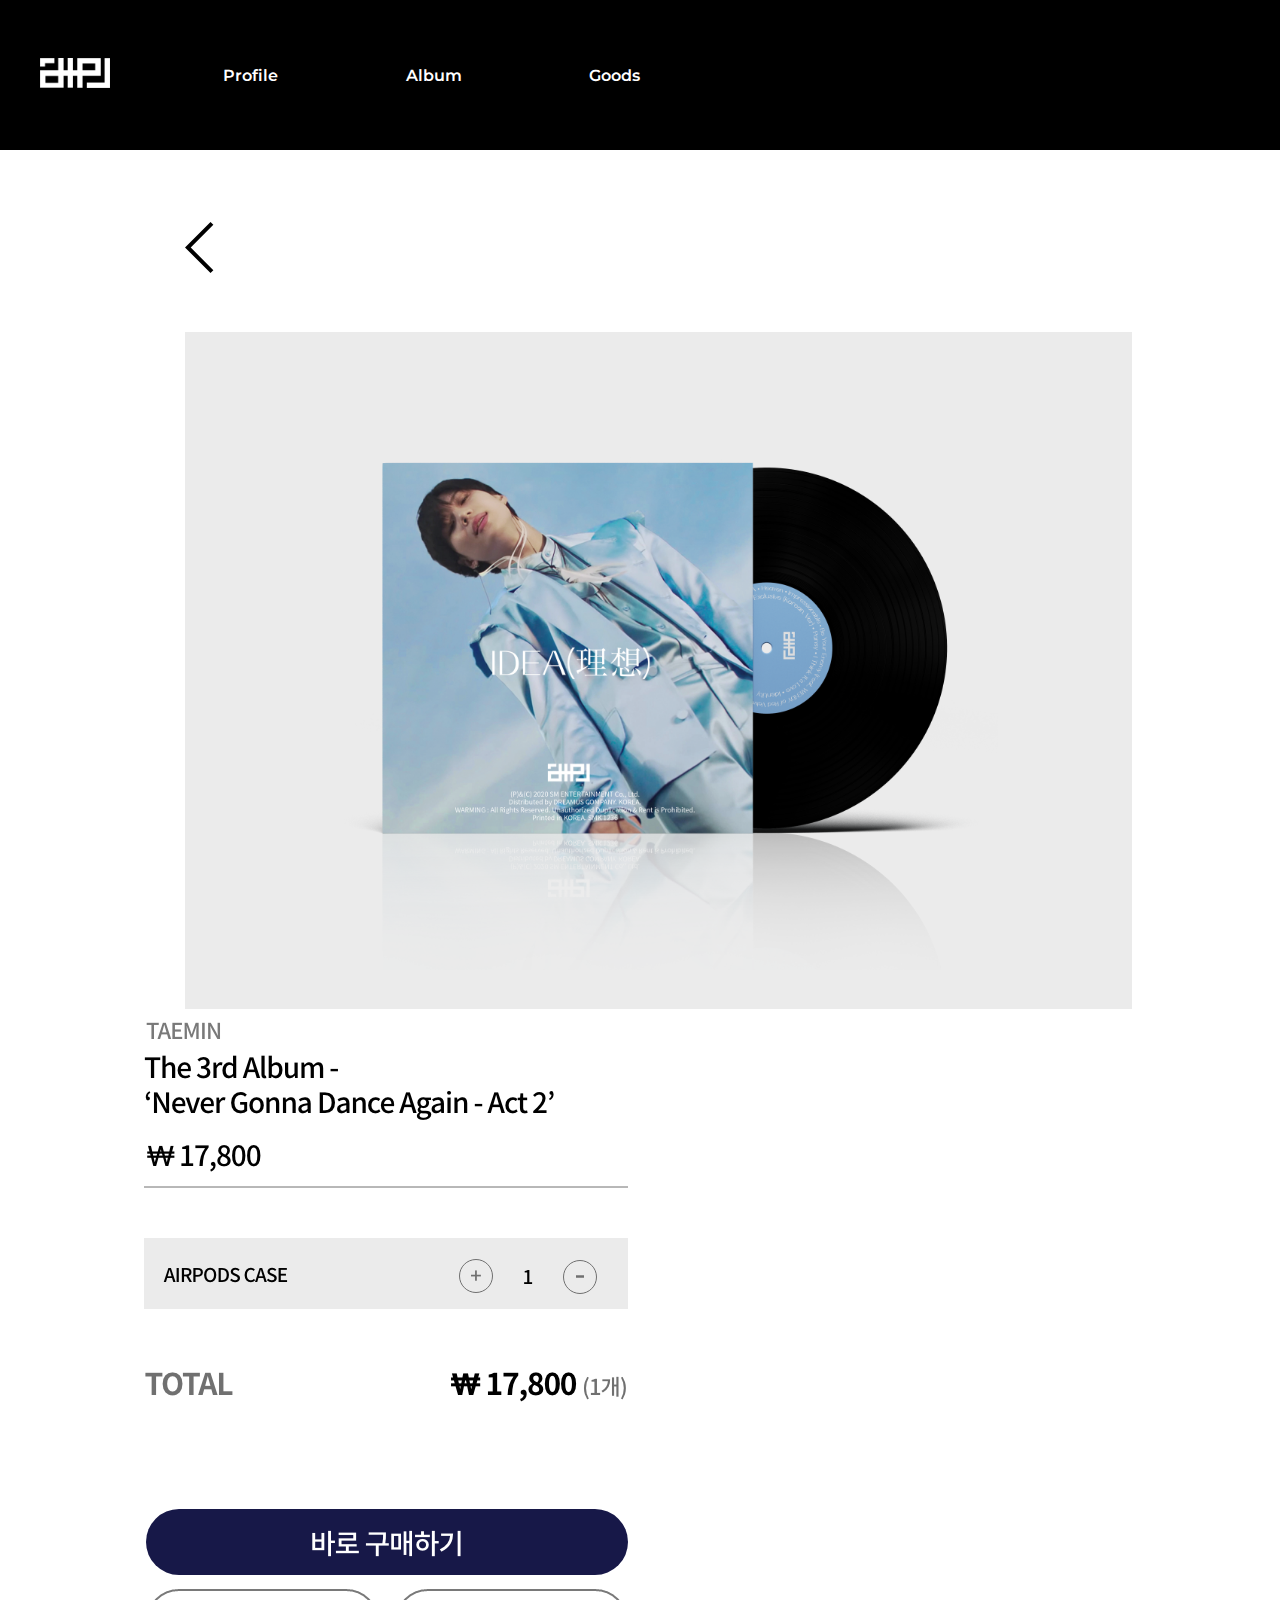
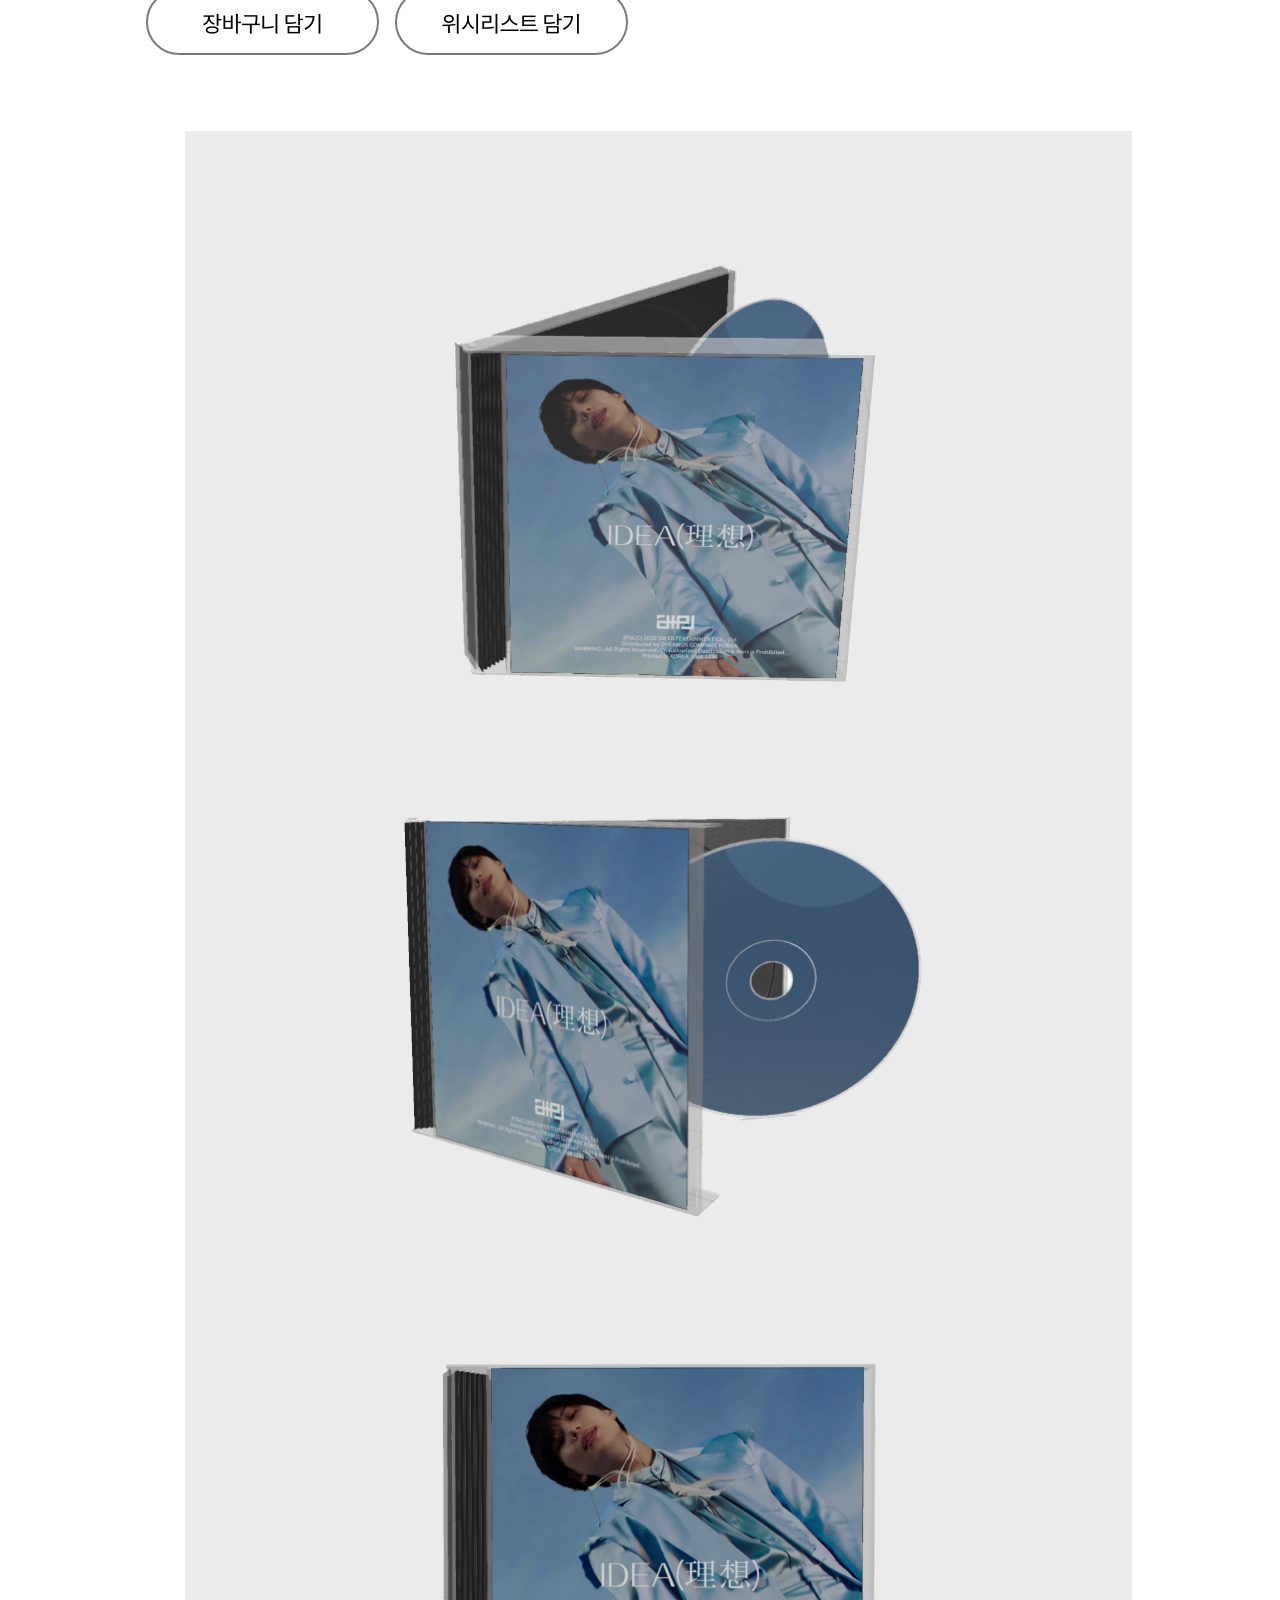
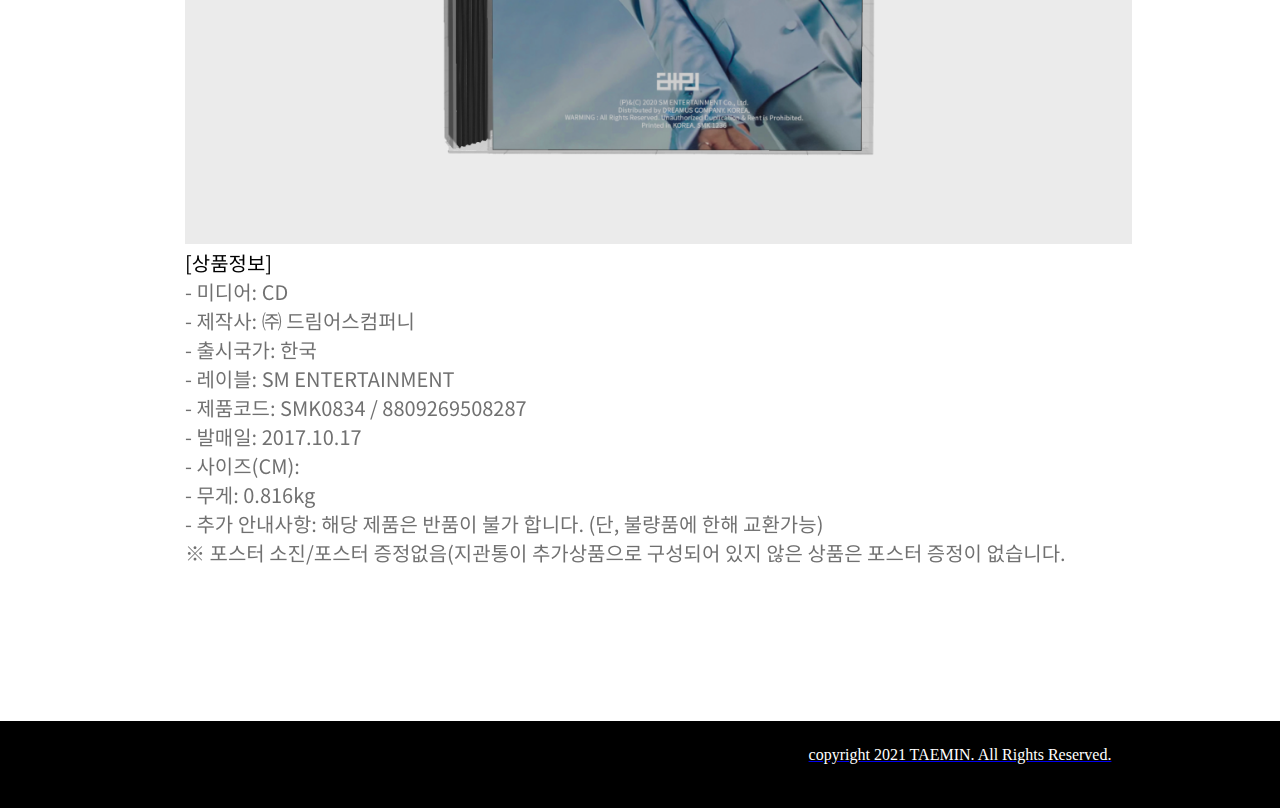
<file: index7.html>
<!DOCTYPE html>
<html lang="ko" dir="ltr">
  <head>
    <meta charset="utf-8">
    <title>NGDA LP</title>
    <link rel="stylesheet" href="master2.css"
    <link rel="preconnect" href="https://fonts.gstatic.com">
    <link href="https://fonts.googleapis.com/css2?family=Montserrat:wght@400;500;600;700&display=swap" rel="stylesheet">
  </head>
  <body>
    <header>
      <nav>
        <ul>
          <li class="top_padding"><a href="index.html"><img src="img/00_01.png" alt="Taemin 로고" width="70px" height="30px"></a></li>
          <li class="top_padding"><a href="index2.html">Profile</a></li>
          <li class="top_padding"><a href="index3.html">Album</a></li>
          <li class="top_padding"><a href="index4.html">Goods</a></li>
        </ul>
      </nav>
    </header>
    <section>
      <br><br><br><br>
      <a href="index4.html"><img src="img/05_.png" style="margin-left:185px;"><br><br><br><br>
        <div class="goods_img">
          <img src="img/07_01.png" style="margin-left:185px;">
          <img src="img/07_02.png" style="margin-left:144px;">
        <br><br><br><br><br>
          <img src="img/07_03.png" style="margin-left:185px;"><br>
          <img src="img/07_04.png" style="margin-left:185px; margin-bottom: 150px;">
        </section>
        <footer>
          <div class="footer_text">
            copyright 2021 TAEMIN. All Rights Reserved.
          </div>
        </footer>
  </body>
</html>
</file>
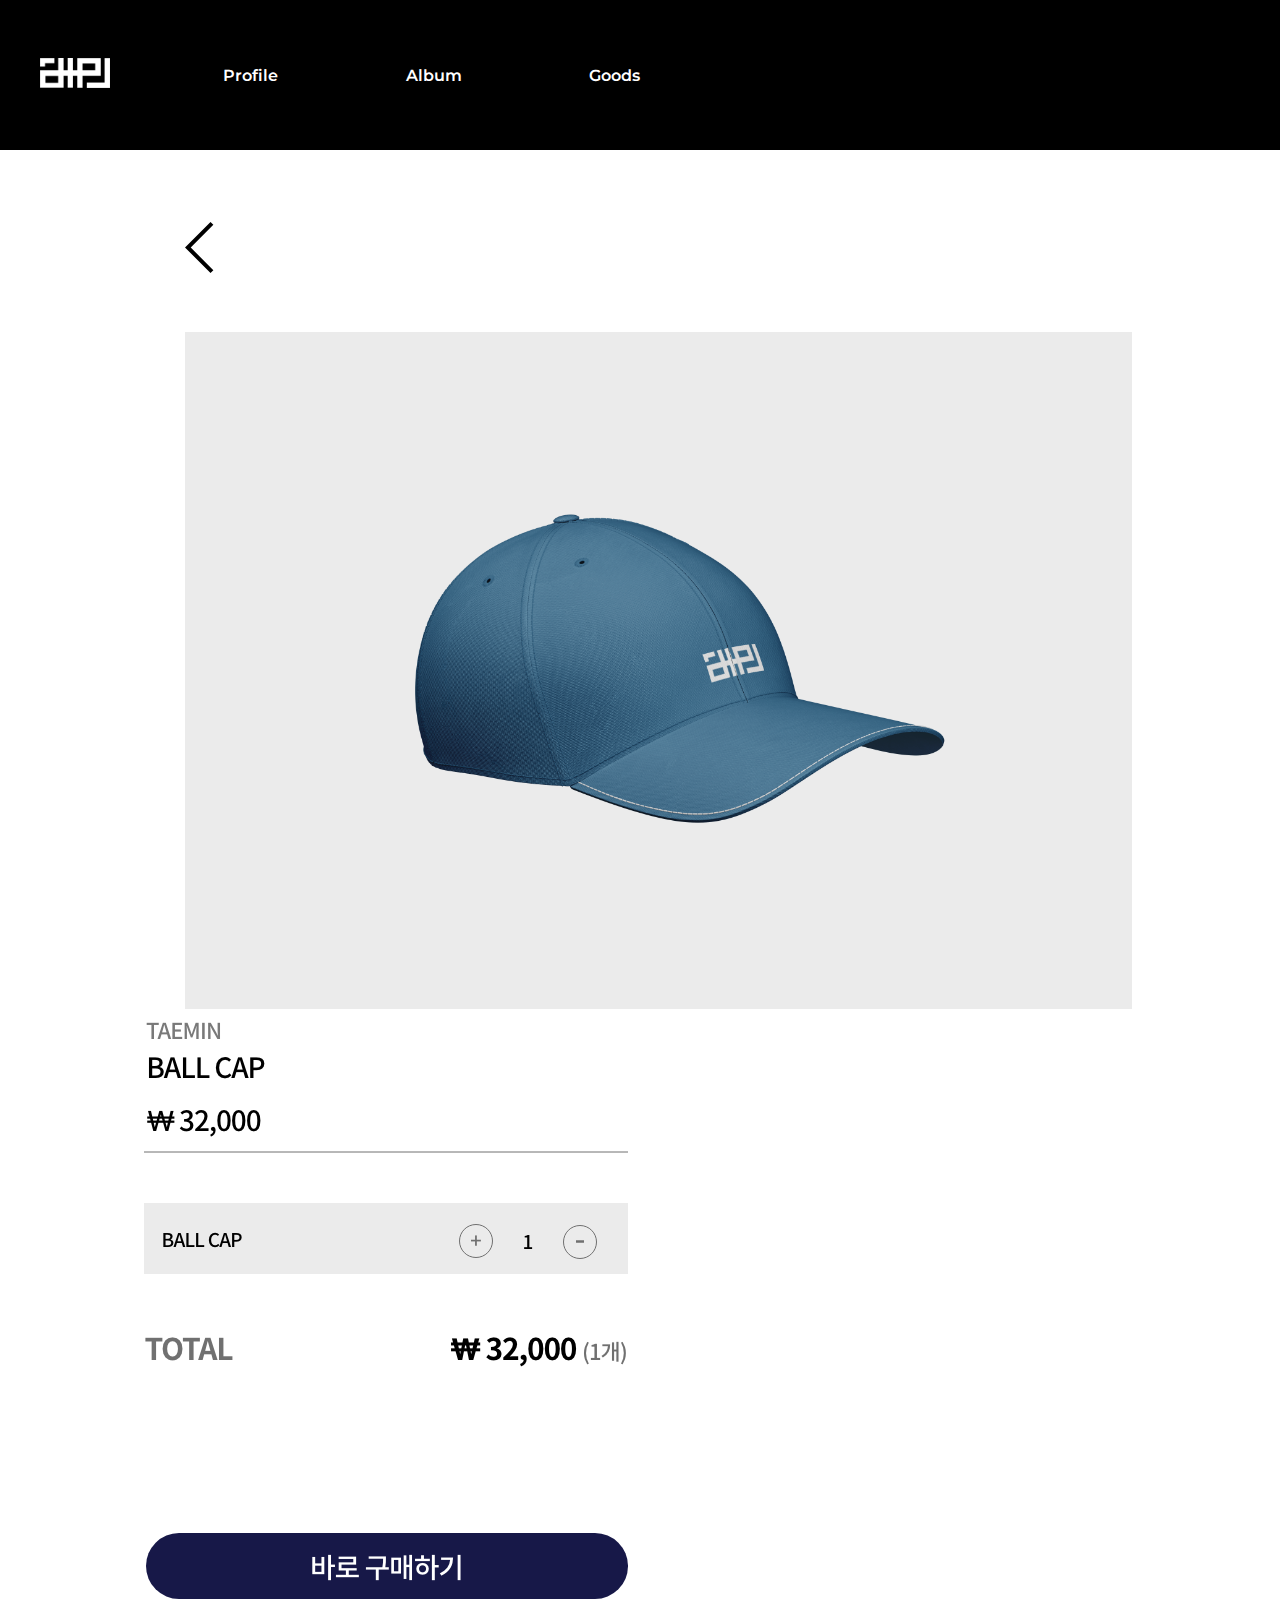
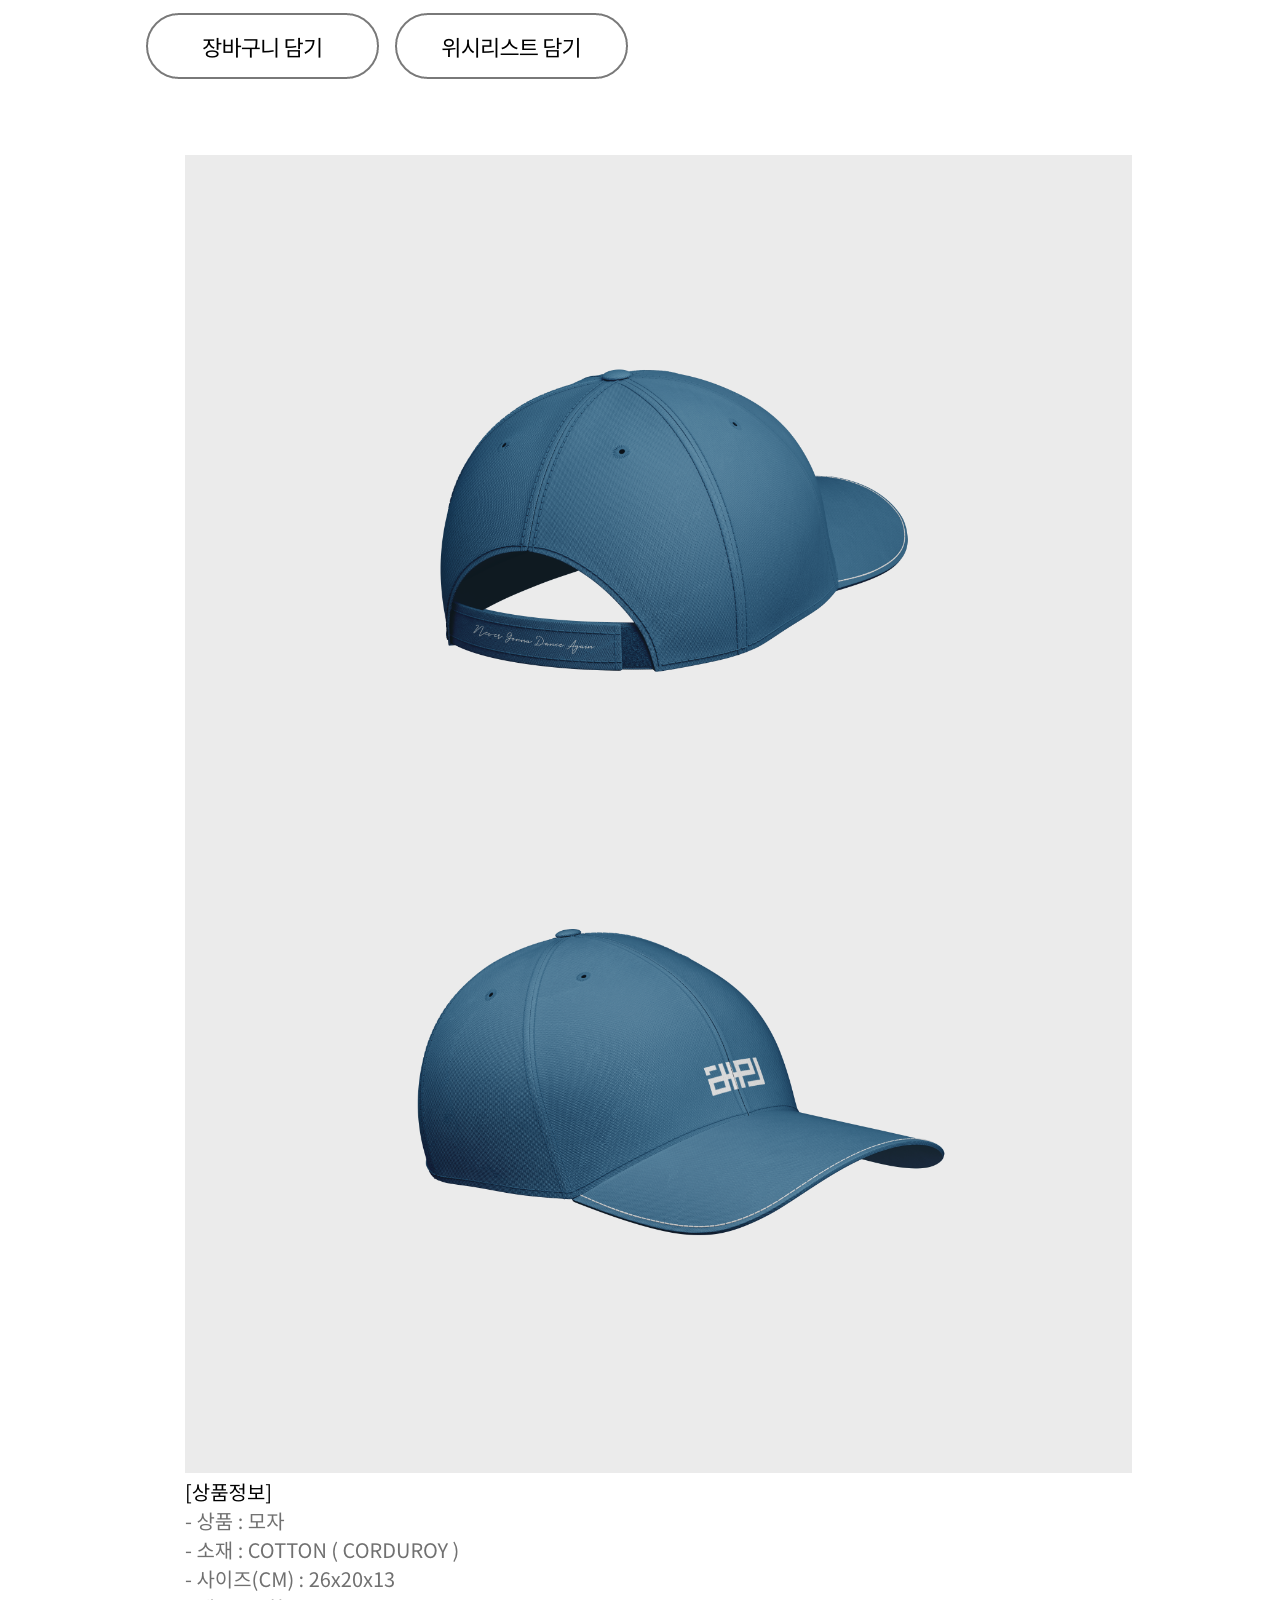
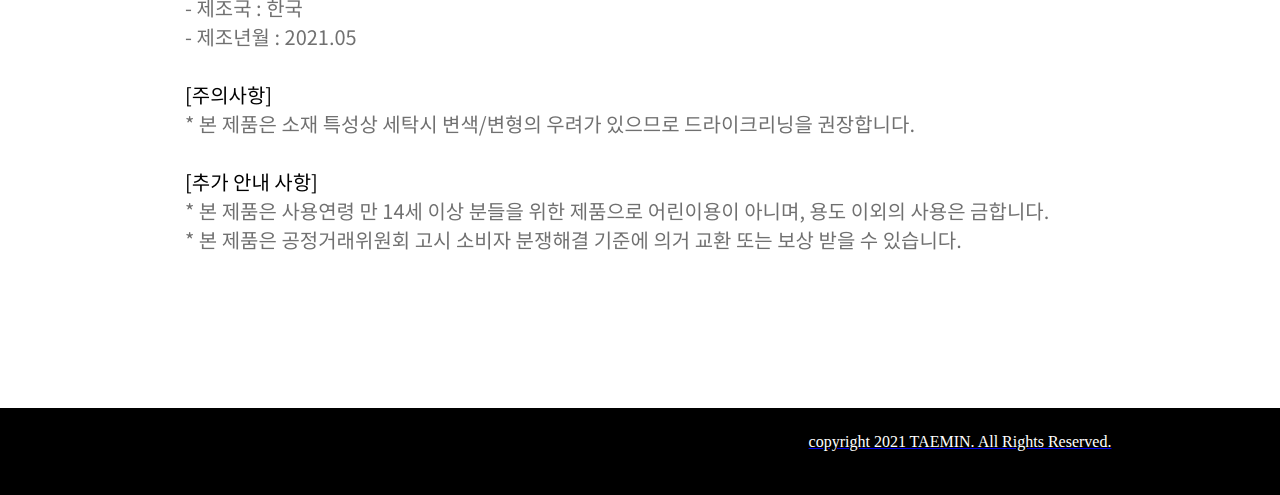
<file: index8.html>
<!DOCTYPE html>
<html lang="ko" dir="ltr">
  <head>
    <meta charset="utf-8">
    <title>Cap</title>
    <link rel="stylesheet" href="master2.css"
    <link rel="preconnect" href="https://fonts.gstatic.com">
    <link href="https://fonts.googleapis.com/css2?family=Montserrat:wght@400;500;600;700&display=swap" rel="stylesheet">
  </head>
  <body>
    <body>
      <header>
        <nav>
          <ul>
            <li class="top_padding"><a href="index.html"><img src="img/00_01.png" alt="Taemin 로고" width="70px" height="30px"></a></li>
            <li class="top_padding"><a href="index2.html">Profile</a></li>
            <li class="top_padding"><a href="index3.html">Album</a></li>
            <li class="top_padding"><a href="index4.html">Goods</a></li>
          </ul>
        </nav>
      </header>
      <section>
        <br><br><br><br>
        <a href="index4.html"><img src="img/05_.png" style="margin-left:185px;"><br><br><br><br>
          <div class="goods_img">
            <img src="img/08_01.png" style="margin-left:185px;">
            <img src="img/08_02.png" style="margin-left:144px;">
          <br><br><br><br><br>
            <img src="img/08_03.png" style="margin-left:185px;"><br>
            <img src="img/08_04.png" style="margin-left:185px; margin-bottom: 150px;">
          </section>
          <footer>
            <div class="footer_text">
              copyright 2021 TAEMIN. All Rights Reserved.
            </div>
          </footer>
  </body>
</html>
</file>
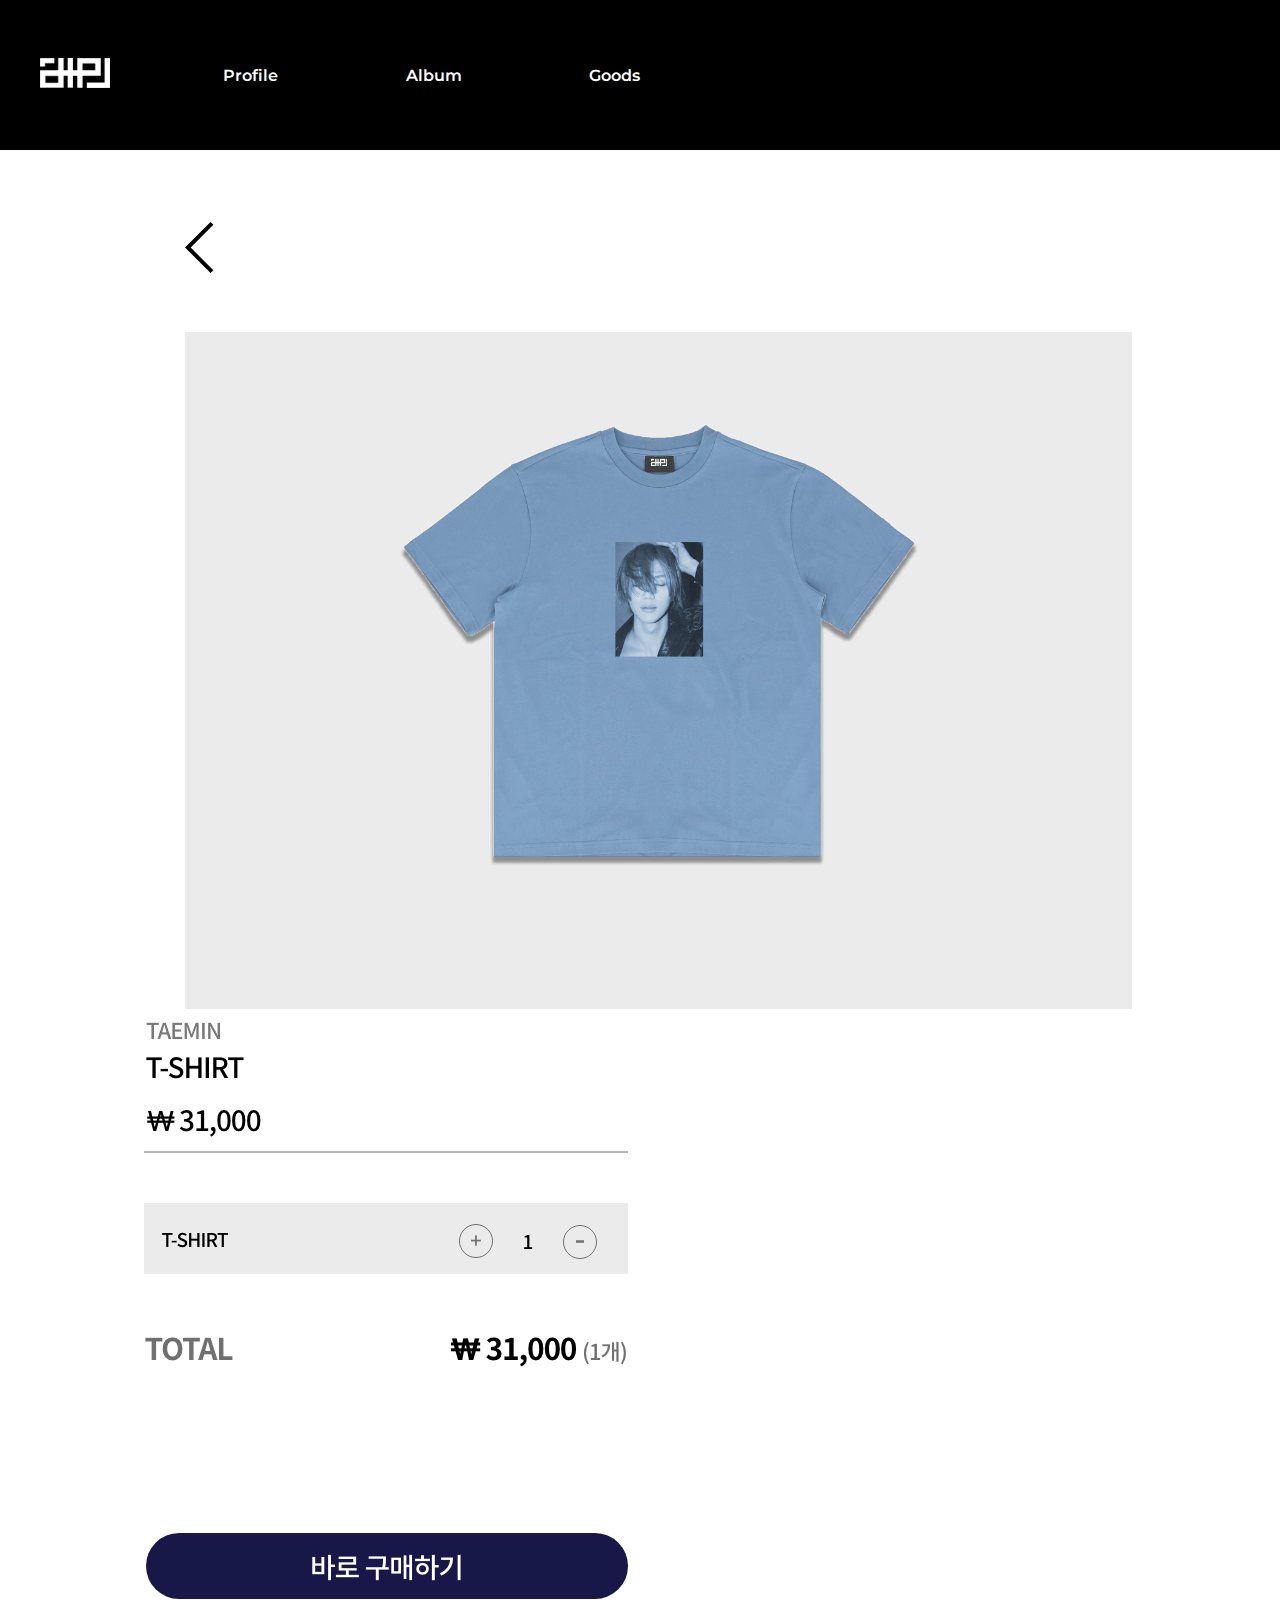
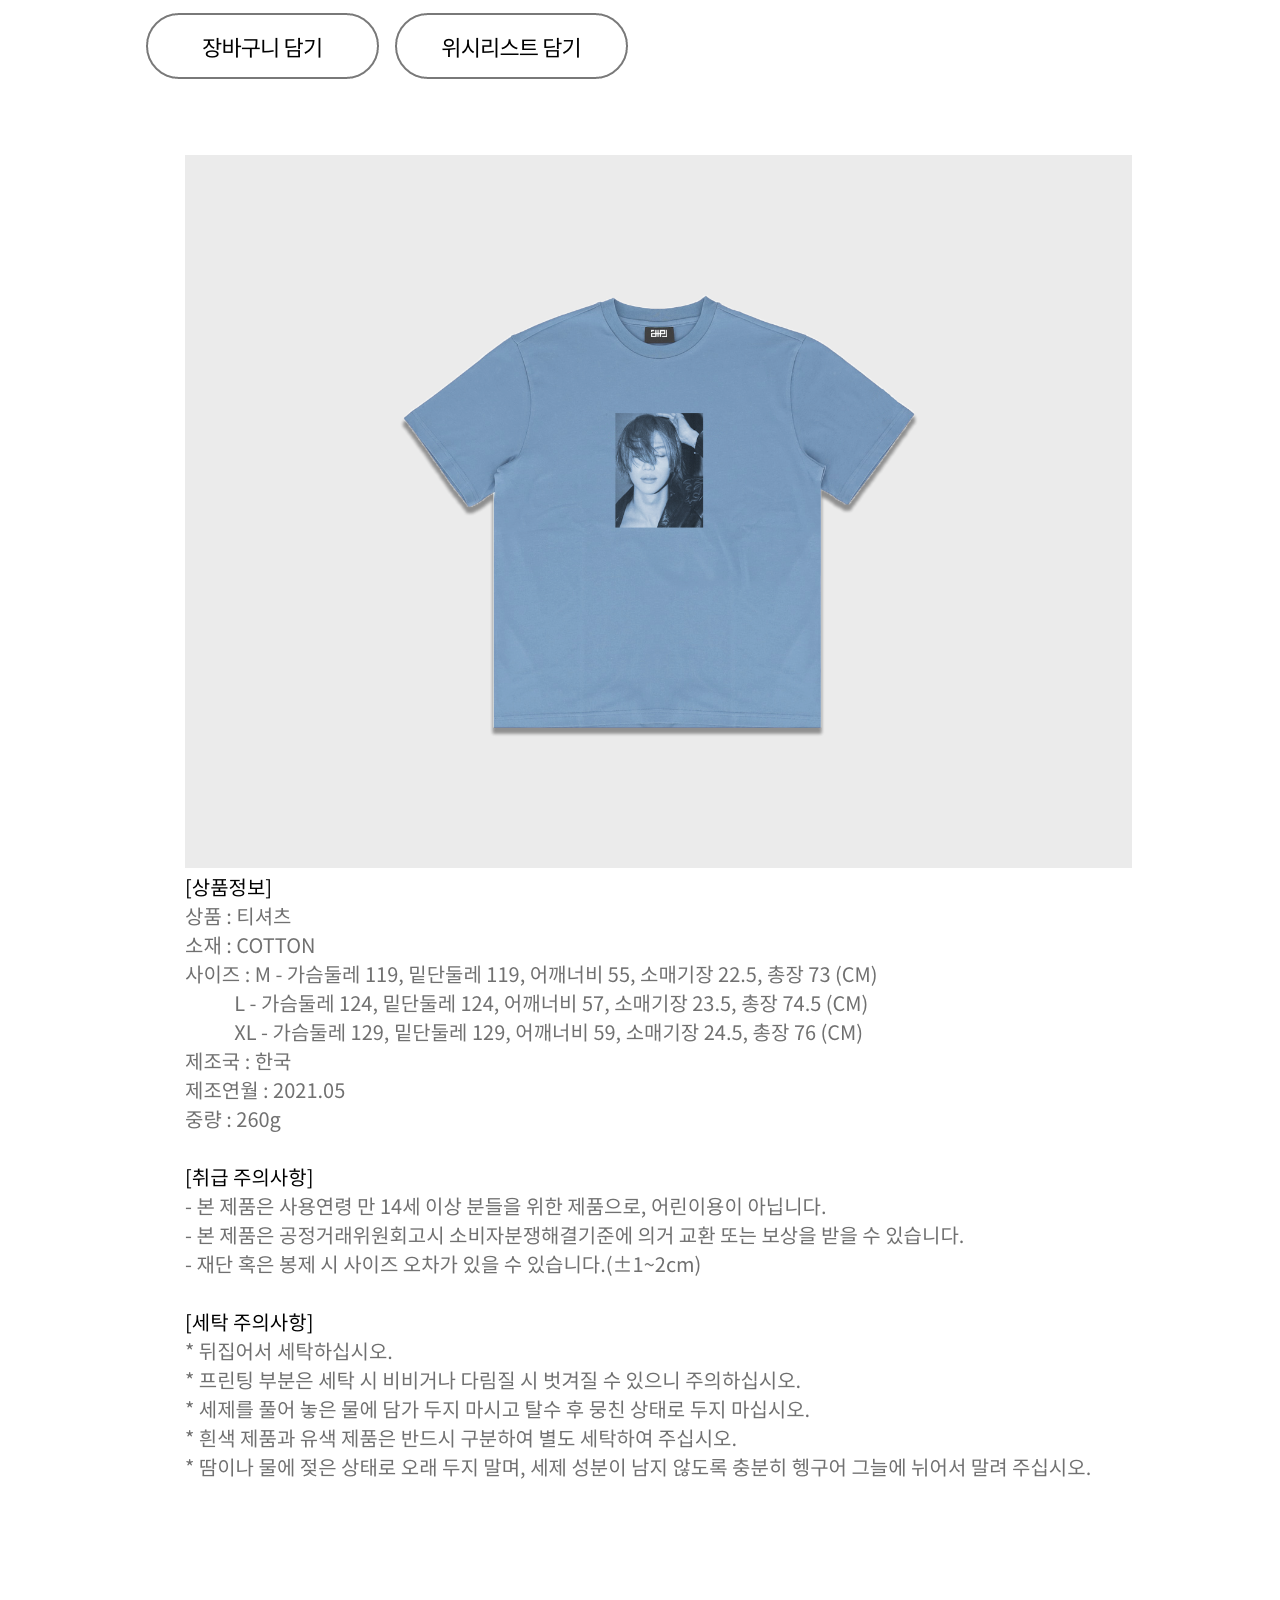
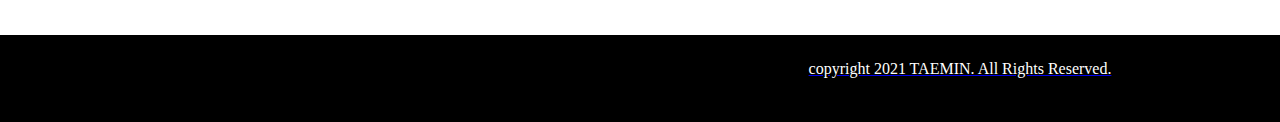
<file: index9.html>
<!DOCTYPE html>
<html lang="ko" dir="ltr">
  <head>
    <meta charset="utf-8">
    <title>T Shirt</title>
    <link rel="stylesheet" href="master2.css"
    <link rel="preconnect" href="https://fonts.gstatic.com">
    <link href="https://fonts.googleapis.com/css2?family=Montserrat:wght@400;500;600;700&display=swap" rel="stylesheet">
  </head>
  <body>
    <header>
      <nav>
        <ul>
          <li class="top_padding"><a href="index.html"><img src="img/00_01.png" alt="Taemin 로고" width="70px" height="30px"></a></li>
          <li class="top_padding"><a href="index2.html">Profile</a></li>
          <li class="top_padding"><a href="index3.html">Album</a></li>
          <li class="top_padding"><a href="index4.html">Goods</a></li>
        </ul>
      </nav>
    </header>
    <section>
      <br><br><br><br>
      <a href="index4.html"><img src="img/05_.png" style="margin-left:185px;"><br><br><br><br>
      <div class="goods_img">
        <img src="img/09_01.png" style="margin-left:185px;">
        <img src="img/09_02.png" style="margin-left:144px;">
      <br><br><br><br><br>
        <img src="img/09_03.png" style="margin-left:185px;"><br>
        <img src="img/09_04.png" style="margin-left:185px; margin-bottom: 150px;">
      </section>
      <footer>
        <div class="footer_text">
          copyright 2021 TAEMIN. All Rights Reserved.
        </div>
      </footer>
  </body>
</html>
</file>
